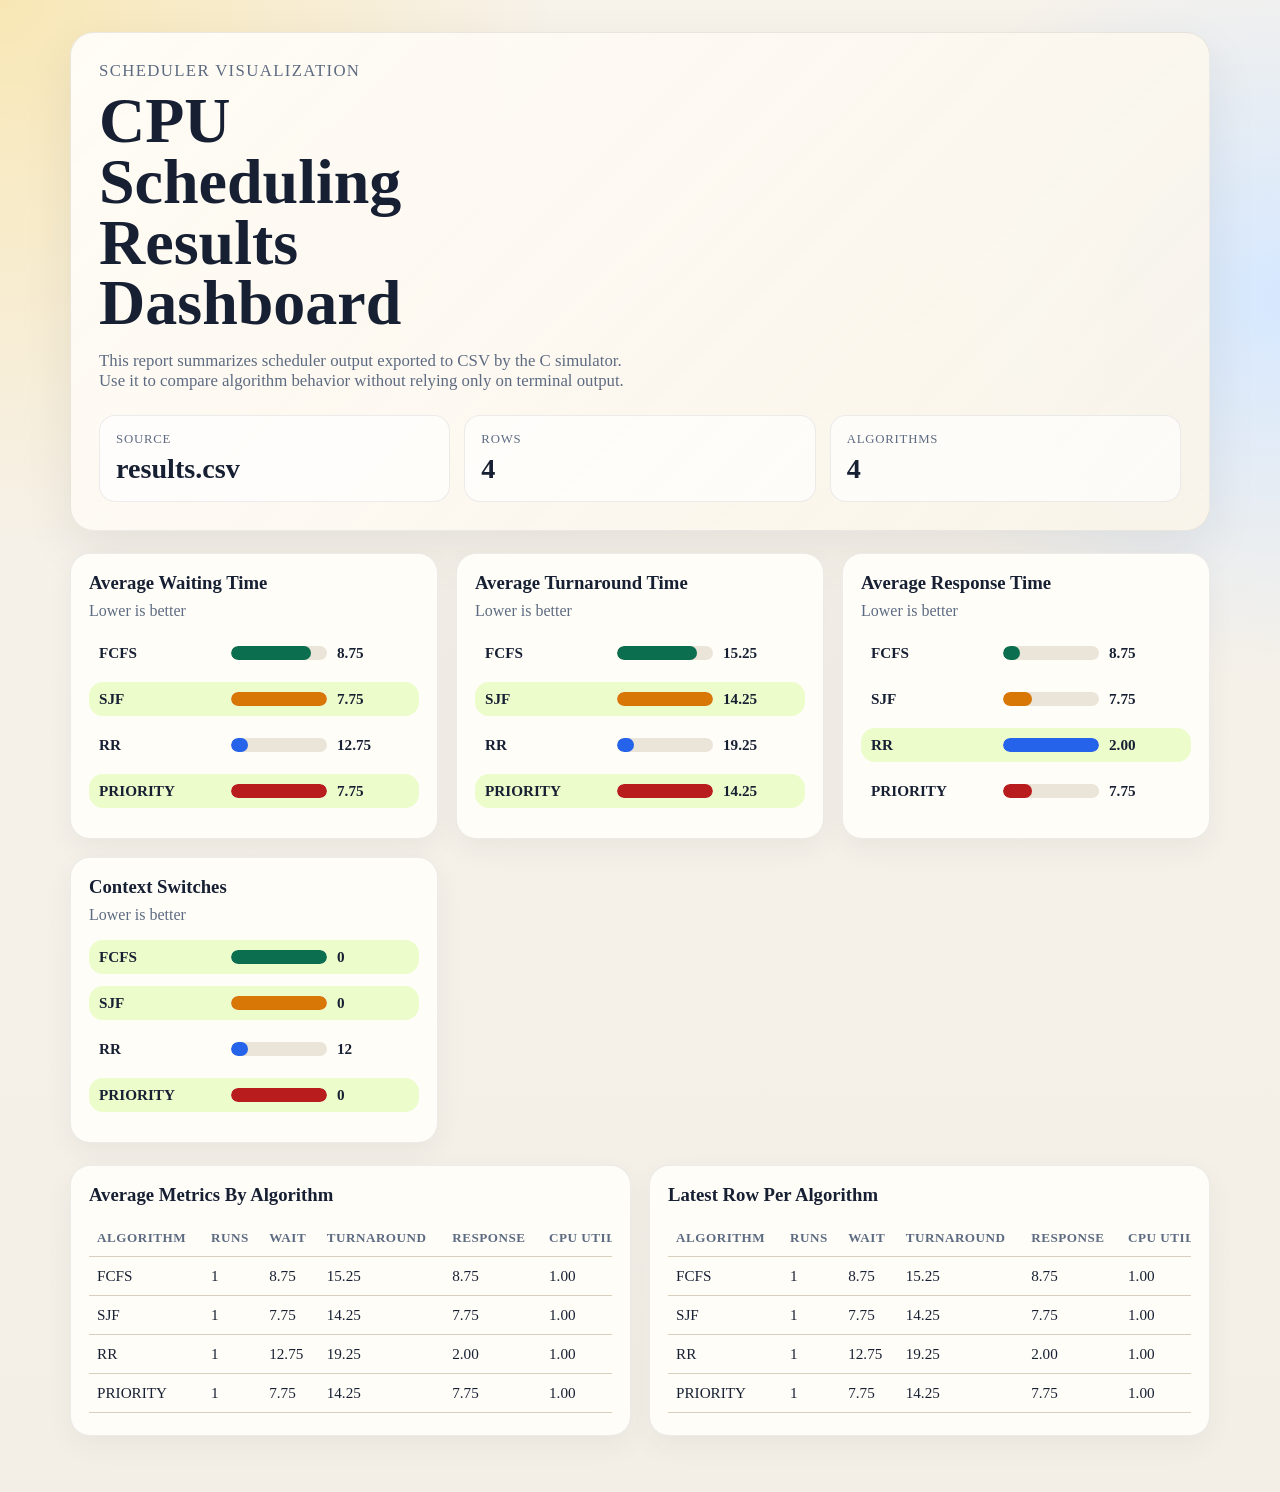
<file: results.html>
<!DOCTYPE html>
<html lang="en">
<head>
  <meta charset="utf-8">
  <meta name="viewport" content="width=device-width, initial-scale=1">
  <title>CPU Scheduler Dashboard</title>
  <style>
    :root {
      --bg: #f4efe6;
      --paper: #fffdf8;
      --ink: #172033;
      --muted: #5d6b82;
      --line: #d8cfbf;
      --accent: #172033;
      --winner: #ecfccb;
    }
    * { box-sizing: border-box; }
    body {
      margin: 0;
      font-family: Georgia, "Times New Roman", serif;
      color: var(--ink);
      background:
        radial-gradient(circle at top left, #f8e7b5 0, transparent 28%),
        radial-gradient(circle at right 20%, #d6e8ff 0, transparent 22%),
        linear-gradient(180deg, #f7f2ea 0%, var(--bg) 100%);
    }
    .page {
      max-width: 1180px;
      margin: 0 auto;
      padding: 32px 20px 56px;
    }
    .hero {
      background: linear-gradient(135deg, rgba(255,253,248,0.95), rgba(250,244,232,0.88));
      border: 1px solid rgba(23,32,51,0.08);
      border-radius: 24px;
      padding: 28px;
      box-shadow: 0 18px 50px rgba(23,32,51,0.08);
    }
    .eyebrow {
      margin: 0 0 10px;
      color: #8a5a10;
      font-size: 0.85rem;
      letter-spacing: 0.08em;
      text-transform: uppercase;
    }
    h1, h2, h3 {
      margin: 0;
      font-weight: 700;
    }
    h1 {
      font-size: clamp(2rem, 5vw, 4rem);
      line-height: 0.95;
      max-width: 10ch;
    }
    .hero p {
      max-width: 64ch;
      color: var(--muted);
      font-size: 1.05rem;
    }
    .stats {
      display: grid;
      grid-template-columns: repeat(auto-fit, minmax(180px, 1fr));
      gap: 14px;
      margin-top: 24px;
    }
    .stat {
      padding: 16px;
      background: rgba(255,255,255,0.65);
      border: 1px solid rgba(23,32,51,0.08);
      border-radius: 16px;
    }
    .stat-label {
      display: block;
      font-size: 0.8rem;
      text-transform: uppercase;
      letter-spacing: 0.06em;
      color: var(--muted);
      margin-bottom: 6px;
    }
    .stat-value {
      font-size: clamp(1.15rem, 2.2vw, 1.8rem);
      font-weight: 700;
      overflow-wrap: anywhere;
      word-break: break-word;
    }
    .chart-grid {
      display: grid;
      grid-template-columns: repeat(auto-fit, minmax(280px, 1fr));
      align-items: start;
      gap: 18px;
      margin-top: 22px;
    }
    .table-grid {
      display: grid;
      grid-template-columns: repeat(auto-fit, minmax(460px, 1fr));
      align-items: start;
      gap: 18px;
      margin-top: 22px;
    }
    .chart-card, .table-card {
      background: var(--paper);
      border: 1px solid rgba(23,32,51,0.08);
      border-radius: 20px;
      padding: 18px;
      box-shadow: 0 10px 28px rgba(23,32,51,0.05);
      min-width: 0;
    }
    .chart-note {
      color: var(--muted);
      margin: 8px 0 16px;
    }
    .bar-row {
      display: grid;
      grid-template-columns: 122px 1fr 72px;
      gap: 10px;
      align-items: center;
      margin: 12px 0;
      padding: 8px 10px;
      border-radius: 14px;
    }
    .bar-row.winner {
      background: var(--winner);
    }
    .bar-label, .bar-value {
      font-weight: 700;
      font-size: 0.95rem;
    }
    .bar-label {
      min-width: 0;
      white-space: nowrap;
    }
    .bar-track {
      height: 14px;
      background: #ebe4d9;
      border-radius: 999px;
      overflow: hidden;
      min-width: 0;
    }
    .bar-fill {
      height: 100%;
      border-radius: 999px;
    }
    .table-wrap {
      width: 100%;
      overflow-x: auto;
      overflow-y: hidden;
      margin-top: 14px;
      padding-bottom: 4px;
    }
    table {
      width: 100%;
      border-collapse: collapse;
      font-size: 0.95rem;
      min-width: 720px;
    }
    th, td {
      text-align: left;
      padding: 10px 8px;
      border-bottom: 1px solid var(--line);
      white-space: nowrap;
    }
    th {
      font-size: 0.82rem;
      text-transform: uppercase;
      letter-spacing: 0.04em;
      color: var(--muted);
    }
    @media (max-width: 1080px) {
      .table-grid {
        grid-template-columns: 1fr;
      }
    }
    @media (max-width: 680px) {
      .bar-row {
        grid-template-columns: 92px 1fr 58px;
      }
      .page {
        padding: 20px 14px 36px;
      }
      .chart-grid {
        grid-template-columns: 1fr;
      }
      .table-grid {
        grid-template-columns: 1fr;
      }
      .chart-card, .table-card {
        padding: 16px;
      }
    }
  </style>
</head>
<body>
  <main class="page">
    <section class="hero">
      <p class="eyebrow">Scheduler Visualization</p>
      <h1>CPU Scheduling Results Dashboard</h1>
      <p>
        This report summarizes scheduler output exported to CSV by the C simulator.
        Use it to compare algorithm behavior without relying only on terminal output.
      </p>
      <div class="stats">
        <div class="stat"><span class="stat-label">Source</span><span class="stat-value">results.csv</span></div>
        <div class="stat"><span class="stat-label">Rows</span><span class="stat-value">4</span></div>
        <div class="stat"><span class="stat-label">Algorithms</span><span class="stat-value">4</span></div>
      </div>
    </section>
    <section class="chart-grid">
      <section class="chart-card"><h3>Average Waiting Time</h3><p class="chart-note">Lower is better</p>
            <div class="bar-row">
              <div class="bar-label">FCFS</div>
              <div class="bar-track">
                <div class="bar-fill" style="width:83.60%;background:#0b6e4f;"></div>
              </div>
              <div class="bar-value">8.75</div>
            </div>
            
            <div class="bar-row winner">
              <div class="bar-label">SJF</div>
              <div class="bar-track">
                <div class="bar-fill" style="width:100.00%;background:#d97706;"></div>
              </div>
              <div class="bar-value">7.75</div>
            </div>
            
            <div class="bar-row">
              <div class="bar-label">RR</div>
              <div class="bar-track">
                <div class="bar-fill" style="width:18.00%;background:#2563eb;"></div>
              </div>
              <div class="bar-value">12.75</div>
            </div>
            
            <div class="bar-row winner">
              <div class="bar-label">PRIORITY</div>
              <div class="bar-track">
                <div class="bar-fill" style="width:100.00%;background:#b91c1c;"></div>
              </div>
              <div class="bar-value">7.75</div>
            </div>
            </section><section class="chart-card"><h3>Average Turnaround Time</h3><p class="chart-note">Lower is better</p>
            <div class="bar-row">
              <div class="bar-label">FCFS</div>
              <div class="bar-track">
                <div class="bar-fill" style="width:83.60%;background:#0b6e4f;"></div>
              </div>
              <div class="bar-value">15.25</div>
            </div>
            
            <div class="bar-row winner">
              <div class="bar-label">SJF</div>
              <div class="bar-track">
                <div class="bar-fill" style="width:100.00%;background:#d97706;"></div>
              </div>
              <div class="bar-value">14.25</div>
            </div>
            
            <div class="bar-row">
              <div class="bar-label">RR</div>
              <div class="bar-track">
                <div class="bar-fill" style="width:18.00%;background:#2563eb;"></div>
              </div>
              <div class="bar-value">19.25</div>
            </div>
            
            <div class="bar-row winner">
              <div class="bar-label">PRIORITY</div>
              <div class="bar-track">
                <div class="bar-fill" style="width:100.00%;background:#b91c1c;"></div>
              </div>
              <div class="bar-value">14.25</div>
            </div>
            </section><section class="chart-card"><h3>Average Response Time</h3><p class="chart-note">Lower is better</p>
            <div class="bar-row">
              <div class="bar-label">FCFS</div>
              <div class="bar-track">
                <div class="bar-fill" style="width:18.00%;background:#0b6e4f;"></div>
              </div>
              <div class="bar-value">8.75</div>
            </div>
            
            <div class="bar-row">
              <div class="bar-label">SJF</div>
              <div class="bar-track">
                <div class="bar-fill" style="width:30.15%;background:#d97706;"></div>
              </div>
              <div class="bar-value">7.75</div>
            </div>
            
            <div class="bar-row winner">
              <div class="bar-label">RR</div>
              <div class="bar-track">
                <div class="bar-fill" style="width:100.00%;background:#2563eb;"></div>
              </div>
              <div class="bar-value">2.00</div>
            </div>
            
            <div class="bar-row">
              <div class="bar-label">PRIORITY</div>
              <div class="bar-track">
                <div class="bar-fill" style="width:30.15%;background:#b91c1c;"></div>
              </div>
              <div class="bar-value">7.75</div>
            </div>
            </section><section class="chart-card"><h3>Context Switches</h3><p class="chart-note">Lower is better</p>
            <div class="bar-row winner">
              <div class="bar-label">FCFS</div>
              <div class="bar-track">
                <div class="bar-fill" style="width:100.00%;background:#0b6e4f;"></div>
              </div>
              <div class="bar-value">0</div>
            </div>
            
            <div class="bar-row winner">
              <div class="bar-label">SJF</div>
              <div class="bar-track">
                <div class="bar-fill" style="width:100.00%;background:#d97706;"></div>
              </div>
              <div class="bar-value">0</div>
            </div>
            
            <div class="bar-row">
              <div class="bar-label">RR</div>
              <div class="bar-track">
                <div class="bar-fill" style="width:18.00%;background:#2563eb;"></div>
              </div>
              <div class="bar-value">12</div>
            </div>
            
            <div class="bar-row winner">
              <div class="bar-label">PRIORITY</div>
              <div class="bar-track">
                <div class="bar-fill" style="width:100.00%;background:#b91c1c;"></div>
              </div>
              <div class="bar-value">0</div>
            </div>
            </section>
    </section>
    <section class="table-grid">
      <section class="table-card"><h3>Average Metrics By Algorithm</h3><div class="table-wrap"><table><tr><th>Algorithm</th><th>Runs</th><th>Wait</th><th>Turnaround</th><th>Response</th><th>CPU Util.</th><th>Throughput</th><th>Ctx</th></tr><tr><td>FCFS</td><td>1</td><td>8.75</td><td>15.25</td><td>8.75</td><td>1.00</td><td>0.15</td><td>0</td></tr><tr><td>SJF</td><td>1</td><td>7.75</td><td>14.25</td><td>7.75</td><td>1.00</td><td>0.15</td><td>0</td></tr><tr><td>RR</td><td>1</td><td>12.75</td><td>19.25</td><td>2.00</td><td>1.00</td><td>0.15</td><td>12</td></tr><tr><td>PRIORITY</td><td>1</td><td>7.75</td><td>14.25</td><td>7.75</td><td>1.00</td><td>0.15</td><td>0</td></tr></table></div></section>
      <section class="table-card"><h3>Latest Row Per Algorithm</h3><div class="table-wrap"><table><tr><th>Algorithm</th><th>Runs</th><th>Wait</th><th>Turnaround</th><th>Response</th><th>CPU Util.</th><th>Throughput</th><th>Ctx</th></tr><tr><td>FCFS</td><td>1</td><td>8.75</td><td>15.25</td><td>8.75</td><td>1.00</td><td>0.15</td><td>0</td></tr><tr><td>SJF</td><td>1</td><td>7.75</td><td>14.25</td><td>7.75</td><td>1.00</td><td>0.15</td><td>0</td></tr><tr><td>RR</td><td>1</td><td>12.75</td><td>19.25</td><td>2.00</td><td>1.00</td><td>0.15</td><td>12</td></tr><tr><td>PRIORITY</td><td>1</td><td>7.75</td><td>14.25</td><td>7.75</td><td>1.00</td><td>0.15</td><td>0</td></tr></table></div></section>
    </section>
  </main>
</body>
</html>
</file>
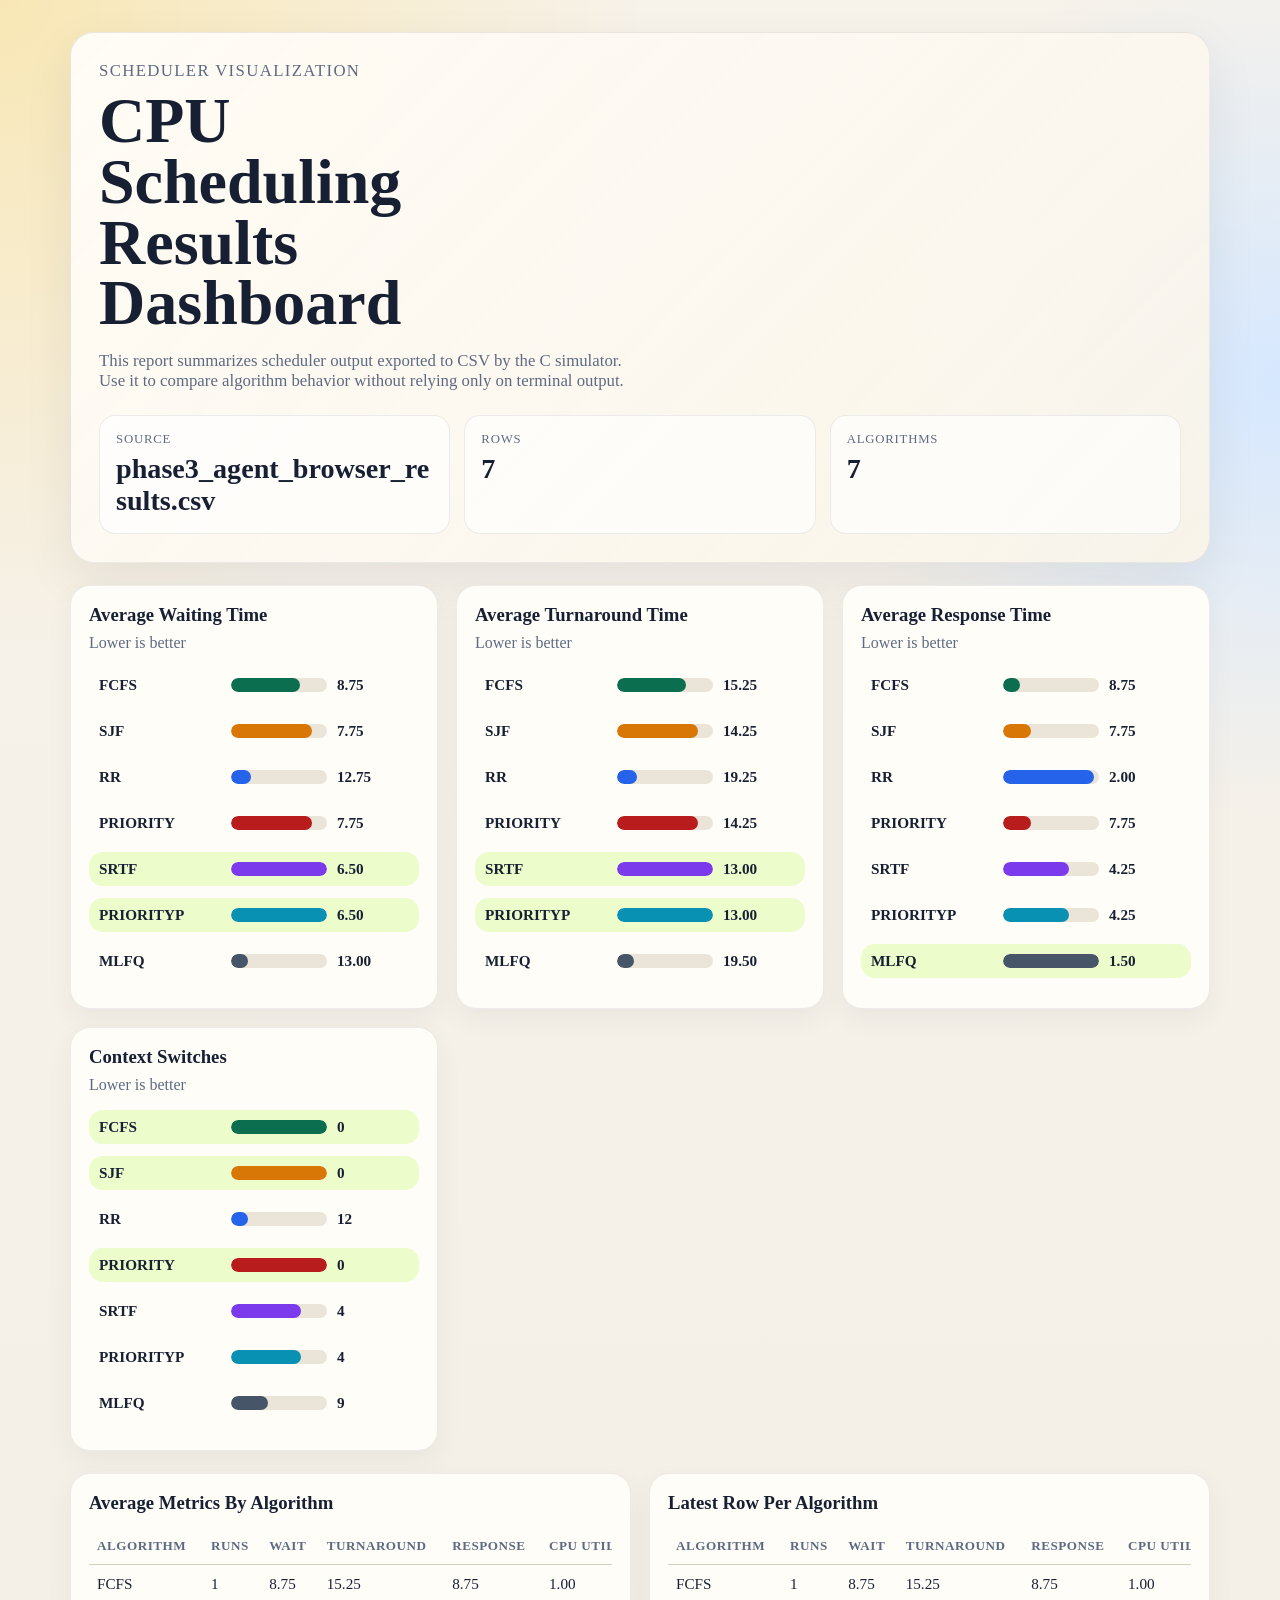
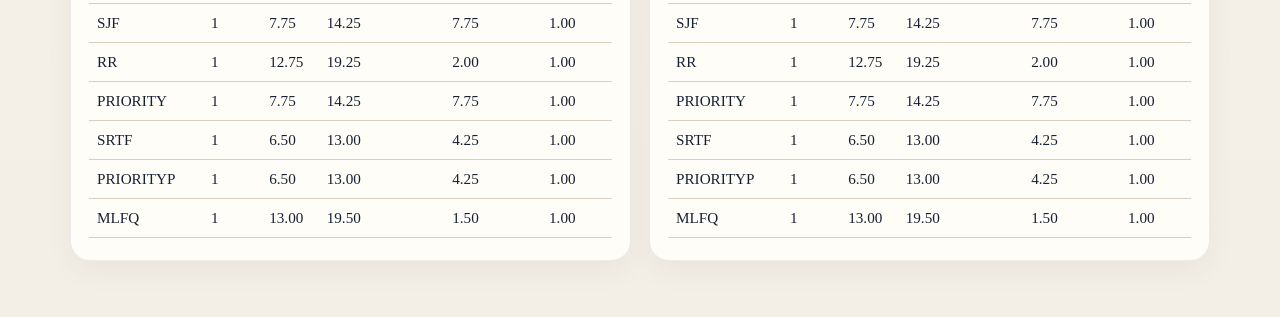
<file: reports/assets/phase3_agent_browser_results.html>
<!DOCTYPE html>
<html lang="en">
<head>
  <meta charset="utf-8">
  <meta name="viewport" content="width=device-width, initial-scale=1">
  <title>CPU Scheduler Dashboard</title>
  <style>
    :root {
      --bg: #f4efe6;
      --paper: #fffdf8;
      --ink: #172033;
      --muted: #5d6b82;
      --line: #d8cfbf;
      --accent: #172033;
      --winner: #ecfccb;
    }
    * { box-sizing: border-box; }
    body {
      margin: 0;
      font-family: Georgia, "Times New Roman", serif;
      color: var(--ink);
      background:
        radial-gradient(circle at top left, #f8e7b5 0, transparent 28%),
        radial-gradient(circle at right 20%, #d6e8ff 0, transparent 22%),
        linear-gradient(180deg, #f7f2ea 0%, var(--bg) 100%);
    }
    .page {
      max-width: 1180px;
      margin: 0 auto;
      padding: 32px 20px 56px;
    }
    .hero {
      background: linear-gradient(135deg, rgba(255,253,248,0.95), rgba(250,244,232,0.88));
      border: 1px solid rgba(23,32,51,0.08);
      border-radius: 24px;
      padding: 28px;
      box-shadow: 0 18px 50px rgba(23,32,51,0.08);
    }
    .eyebrow {
      margin: 0 0 10px;
      color: #8a5a10;
      font-size: 0.85rem;
      letter-spacing: 0.08em;
      text-transform: uppercase;
    }
    h1, h2, h3 {
      margin: 0;
      font-weight: 700;
    }
    h1 {
      font-size: clamp(2rem, 5vw, 4rem);
      line-height: 0.95;
      max-width: 10ch;
    }
    .hero p {
      max-width: 64ch;
      color: var(--muted);
      font-size: 1.05rem;
    }
    .stats {
      display: grid;
      grid-template-columns: repeat(auto-fit, minmax(180px, 1fr));
      gap: 14px;
      margin-top: 24px;
    }
    .stat {
      padding: 16px;
      background: rgba(255,255,255,0.65);
      border: 1px solid rgba(23,32,51,0.08);
      border-radius: 16px;
    }
    .stat-label {
      display: block;
      font-size: 0.8rem;
      text-transform: uppercase;
      letter-spacing: 0.06em;
      color: var(--muted);
      margin-bottom: 6px;
    }
    .stat-value {
      font-size: clamp(1.15rem, 2.2vw, 1.8rem);
      font-weight: 700;
      overflow-wrap: anywhere;
      word-break: break-word;
    }
    .chart-grid {
      display: grid;
      grid-template-columns: repeat(auto-fit, minmax(280px, 1fr));
      align-items: start;
      gap: 18px;
      margin-top: 22px;
    }
    .table-grid {
      display: grid;
      grid-template-columns: repeat(auto-fit, minmax(460px, 1fr));
      align-items: start;
      gap: 18px;
      margin-top: 22px;
    }
    .chart-card, .table-card {
      background: var(--paper);
      border: 1px solid rgba(23,32,51,0.08);
      border-radius: 20px;
      padding: 18px;
      box-shadow: 0 10px 28px rgba(23,32,51,0.05);
      min-width: 0;
    }
    .chart-note {
      color: var(--muted);
      margin: 8px 0 16px;
    }
    .bar-row {
      display: grid;
      grid-template-columns: 122px 1fr 72px;
      gap: 10px;
      align-items: center;
      margin: 12px 0;
      padding: 8px 10px;
      border-radius: 14px;
    }
    .bar-row.winner {
      background: var(--winner);
    }
    .bar-label, .bar-value {
      font-weight: 700;
      font-size: 0.95rem;
    }
    .bar-label {
      min-width: 0;
      white-space: nowrap;
    }
    .bar-track {
      height: 14px;
      background: #ebe4d9;
      border-radius: 999px;
      overflow: hidden;
      min-width: 0;
    }
    .bar-fill {
      height: 100%;
      border-radius: 999px;
    }
    .table-wrap {
      width: 100%;
      overflow-x: auto;
      overflow-y: hidden;
      margin-top: 14px;
      padding-bottom: 4px;
    }
    table {
      width: 100%;
      border-collapse: collapse;
      font-size: 0.95rem;
      min-width: 720px;
    }
    th, td {
      text-align: left;
      padding: 10px 8px;
      border-bottom: 1px solid var(--line);
      white-space: nowrap;
    }
    th {
      font-size: 0.82rem;
      text-transform: uppercase;
      letter-spacing: 0.04em;
      color: var(--muted);
    }
    @media (max-width: 1080px) {
      .table-grid {
        grid-template-columns: 1fr;
      }
    }
    @media (max-width: 680px) {
      .bar-row {
        grid-template-columns: 92px 1fr 58px;
      }
      .page {
        padding: 20px 14px 36px;
      }
      .chart-grid {
        grid-template-columns: 1fr;
      }
      .table-grid {
        grid-template-columns: 1fr;
      }
      .chart-card, .table-card {
        padding: 16px;
      }
    }
  </style>
</head>
<body>
  <main class="page">
    <section class="hero">
      <p class="eyebrow">Scheduler Visualization</p>
      <h1>CPU Scheduling Results Dashboard</h1>
      <p>
        This report summarizes scheduler output exported to CSV by the C simulator.
        Use it to compare algorithm behavior without relying only on terminal output.
      </p>
      <div class="stats">
        <div class="stat"><span class="stat-label">Source</span><span class="stat-value">phase3_agent_browser_results.csv</span></div>
        <div class="stat"><span class="stat-label">Rows</span><span class="stat-value">7</span></div>
        <div class="stat"><span class="stat-label">Algorithms</span><span class="stat-value">7</span></div>
      </div>
    </section>
    <section class="chart-grid">
      <section class="chart-card"><h3>Average Waiting Time</h3><p class="chart-note">Lower is better</p>
            <div class="bar-row">
              <div class="bar-label">FCFS</div>
              <div class="bar-track">
                <div class="bar-fill" style="width:71.62%;background:#0b6e4f;"></div>
              </div>
              <div class="bar-value">8.75</div>
            </div>

            <div class="bar-row">
              <div class="bar-label">SJF</div>
              <div class="bar-track">
                <div class="bar-fill" style="width:84.23%;background:#d97706;"></div>
              </div>
              <div class="bar-value">7.75</div>
            </div>

            <div class="bar-row">
              <div class="bar-label">RR</div>
              <div class="bar-track">
                <div class="bar-fill" style="width:21.15%;background:#2563eb;"></div>
              </div>
              <div class="bar-value">12.75</div>
            </div>

            <div class="bar-row">
              <div class="bar-label">PRIORITY</div>
              <div class="bar-track">
                <div class="bar-fill" style="width:84.23%;background:#b91c1c;"></div>
              </div>
              <div class="bar-value">7.75</div>
            </div>

            <div class="bar-row winner">
              <div class="bar-label">SRTF</div>
              <div class="bar-track">
                <div class="bar-fill" style="width:100.00%;background:#7c3aed;"></div>
              </div>
              <div class="bar-value">6.50</div>
            </div>

            <div class="bar-row winner">
              <div class="bar-label">PRIORITYP</div>
              <div class="bar-track">
                <div class="bar-fill" style="width:100.00%;background:#0891b2;"></div>
              </div>
              <div class="bar-value">6.50</div>
            </div>

            <div class="bar-row">
              <div class="bar-label">MLFQ</div>
              <div class="bar-track">
                <div class="bar-fill" style="width:18.00%;background:#475569;"></div>
              </div>
              <div class="bar-value">13.00</div>
            </div>
            </section><section class="chart-card"><h3>Average Turnaround Time</h3><p class="chart-note">Lower is better</p>
            <div class="bar-row">
              <div class="bar-label">FCFS</div>
              <div class="bar-track">
                <div class="bar-fill" style="width:71.62%;background:#0b6e4f;"></div>
              </div>
              <div class="bar-value">15.25</div>
            </div>

            <div class="bar-row">
              <div class="bar-label">SJF</div>
              <div class="bar-track">
                <div class="bar-fill" style="width:84.23%;background:#d97706;"></div>
              </div>
              <div class="bar-value">14.25</div>
            </div>

            <div class="bar-row">
              <div class="bar-label">RR</div>
              <div class="bar-track">
                <div class="bar-fill" style="width:21.15%;background:#2563eb;"></div>
              </div>
              <div class="bar-value">19.25</div>
            </div>

            <div class="bar-row">
              <div class="bar-label">PRIORITY</div>
              <div class="bar-track">
                <div class="bar-fill" style="width:84.23%;background:#b91c1c;"></div>
              </div>
              <div class="bar-value">14.25</div>
            </div>

            <div class="bar-row winner">
              <div class="bar-label">SRTF</div>
              <div class="bar-track">
                <div class="bar-fill" style="width:100.00%;background:#7c3aed;"></div>
              </div>
              <div class="bar-value">13.00</div>
            </div>

            <div class="bar-row winner">
              <div class="bar-label">PRIORITYP</div>
              <div class="bar-track">
                <div class="bar-fill" style="width:100.00%;background:#0891b2;"></div>
              </div>
              <div class="bar-value">13.00</div>
            </div>

            <div class="bar-row">
              <div class="bar-label">MLFQ</div>
              <div class="bar-track">
                <div class="bar-fill" style="width:18.00%;background:#475569;"></div>
              </div>
              <div class="bar-value">19.50</div>
            </div>
            </section><section class="chart-card"><h3>Average Response Time</h3><p class="chart-note">Lower is better</p>
            <div class="bar-row">
              <div class="bar-label">FCFS</div>
              <div class="bar-track">
                <div class="bar-fill" style="width:18.00%;background:#0b6e4f;"></div>
              </div>
              <div class="bar-value">8.75</div>
            </div>

            <div class="bar-row">
              <div class="bar-label">SJF</div>
              <div class="bar-track">
                <div class="bar-fill" style="width:29.31%;background:#d97706;"></div>
              </div>
              <div class="bar-value">7.75</div>
            </div>

            <div class="bar-row">
              <div class="bar-label">RR</div>
              <div class="bar-track">
                <div class="bar-fill" style="width:94.34%;background:#2563eb;"></div>
              </div>
              <div class="bar-value">2.00</div>
            </div>

            <div class="bar-row">
              <div class="bar-label">PRIORITY</div>
              <div class="bar-track">
                <div class="bar-fill" style="width:29.31%;background:#b91c1c;"></div>
              </div>
              <div class="bar-value">7.75</div>
            </div>

            <div class="bar-row">
              <div class="bar-label">SRTF</div>
              <div class="bar-track">
                <div class="bar-fill" style="width:68.90%;background:#7c3aed;"></div>
              </div>
              <div class="bar-value">4.25</div>
            </div>

            <div class="bar-row">
              <div class="bar-label">PRIORITYP</div>
              <div class="bar-track">
                <div class="bar-fill" style="width:68.90%;background:#0891b2;"></div>
              </div>
              <div class="bar-value">4.25</div>
            </div>

            <div class="bar-row winner">
              <div class="bar-label">MLFQ</div>
              <div class="bar-track">
                <div class="bar-fill" style="width:100.00%;background:#475569;"></div>
              </div>
              <div class="bar-value">1.50</div>
            </div>
            </section><section class="chart-card"><h3>Context Switches</h3><p class="chart-note">Lower is better</p>
            <div class="bar-row winner">
              <div class="bar-label">FCFS</div>
              <div class="bar-track">
                <div class="bar-fill" style="width:100.00%;background:#0b6e4f;"></div>
              </div>
              <div class="bar-value">0</div>
            </div>

            <div class="bar-row winner">
              <div class="bar-label">SJF</div>
              <div class="bar-track">
                <div class="bar-fill" style="width:100.00%;background:#d97706;"></div>
              </div>
              <div class="bar-value">0</div>
            </div>

            <div class="bar-row">
              <div class="bar-label">RR</div>
              <div class="bar-track">
                <div class="bar-fill" style="width:18.00%;background:#2563eb;"></div>
              </div>
              <div class="bar-value">12</div>
            </div>

            <div class="bar-row winner">
              <div class="bar-label">PRIORITY</div>
              <div class="bar-track">
                <div class="bar-fill" style="width:100.00%;background:#b91c1c;"></div>
              </div>
              <div class="bar-value">0</div>
            </div>

            <div class="bar-row">
              <div class="bar-label">SRTF</div>
              <div class="bar-track">
                <div class="bar-fill" style="width:72.67%;background:#7c3aed;"></div>
              </div>
              <div class="bar-value">4</div>
            </div>

            <div class="bar-row">
              <div class="bar-label">PRIORITYP</div>
              <div class="bar-track">
                <div class="bar-fill" style="width:72.67%;background:#0891b2;"></div>
              </div>
              <div class="bar-value">4</div>
            </div>

            <div class="bar-row">
              <div class="bar-label">MLFQ</div>
              <div class="bar-track">
                <div class="bar-fill" style="width:38.50%;background:#475569;"></div>
              </div>
              <div class="bar-value">9</div>
            </div>
            </section>
    </section>
    <section class="table-grid">
      <section class="table-card"><h3>Average Metrics By Algorithm</h3><div class="table-wrap"><table><tr><th>Algorithm</th><th>Runs</th><th>Wait</th><th>Turnaround</th><th>Response</th><th>CPU Util.</th><th>Throughput</th><th>Ctx</th></tr><tr><td>FCFS</td><td>1</td><td>8.75</td><td>15.25</td><td>8.75</td><td>1.00</td><td>0.15</td><td>0</td></tr><tr><td>SJF</td><td>1</td><td>7.75</td><td>14.25</td><td>7.75</td><td>1.00</td><td>0.15</td><td>0</td></tr><tr><td>RR</td><td>1</td><td>12.75</td><td>19.25</td><td>2.00</td><td>1.00</td><td>0.15</td><td>12</td></tr><tr><td>PRIORITY</td><td>1</td><td>7.75</td><td>14.25</td><td>7.75</td><td>1.00</td><td>0.15</td><td>0</td></tr><tr><td>SRTF</td><td>1</td><td>6.50</td><td>13.00</td><td>4.25</td><td>1.00</td><td>0.15</td><td>4</td></tr><tr><td>PRIORITYP</td><td>1</td><td>6.50</td><td>13.00</td><td>4.25</td><td>1.00</td><td>0.15</td><td>4</td></tr><tr><td>MLFQ</td><td>1</td><td>13.00</td><td>19.50</td><td>1.50</td><td>1.00</td><td>0.15</td><td>9</td></tr></table></div></section>
      <section class="table-card"><h3>Latest Row Per Algorithm</h3><div class="table-wrap"><table><tr><th>Algorithm</th><th>Runs</th><th>Wait</th><th>Turnaround</th><th>Response</th><th>CPU Util.</th><th>Throughput</th><th>Ctx</th></tr><tr><td>FCFS</td><td>1</td><td>8.75</td><td>15.25</td><td>8.75</td><td>1.00</td><td>0.15</td><td>0</td></tr><tr><td>SJF</td><td>1</td><td>7.75</td><td>14.25</td><td>7.75</td><td>1.00</td><td>0.15</td><td>0</td></tr><tr><td>RR</td><td>1</td><td>12.75</td><td>19.25</td><td>2.00</td><td>1.00</td><td>0.15</td><td>12</td></tr><tr><td>PRIORITY</td><td>1</td><td>7.75</td><td>14.25</td><td>7.75</td><td>1.00</td><td>0.15</td><td>0</td></tr><tr><td>SRTF</td><td>1</td><td>6.50</td><td>13.00</td><td>4.25</td><td>1.00</td><td>0.15</td><td>4</td></tr><tr><td>PRIORITYP</td><td>1</td><td>6.50</td><td>13.00</td><td>4.25</td><td>1.00</td><td>0.15</td><td>4</td></tr><tr><td>MLFQ</td><td>1</td><td>13.00</td><td>19.50</td><td>1.50</td><td>1.00</td><td>0.15</td><td>9</td></tr></table></div></section>
    </section>
  </main>
</body>
</html>
</file>
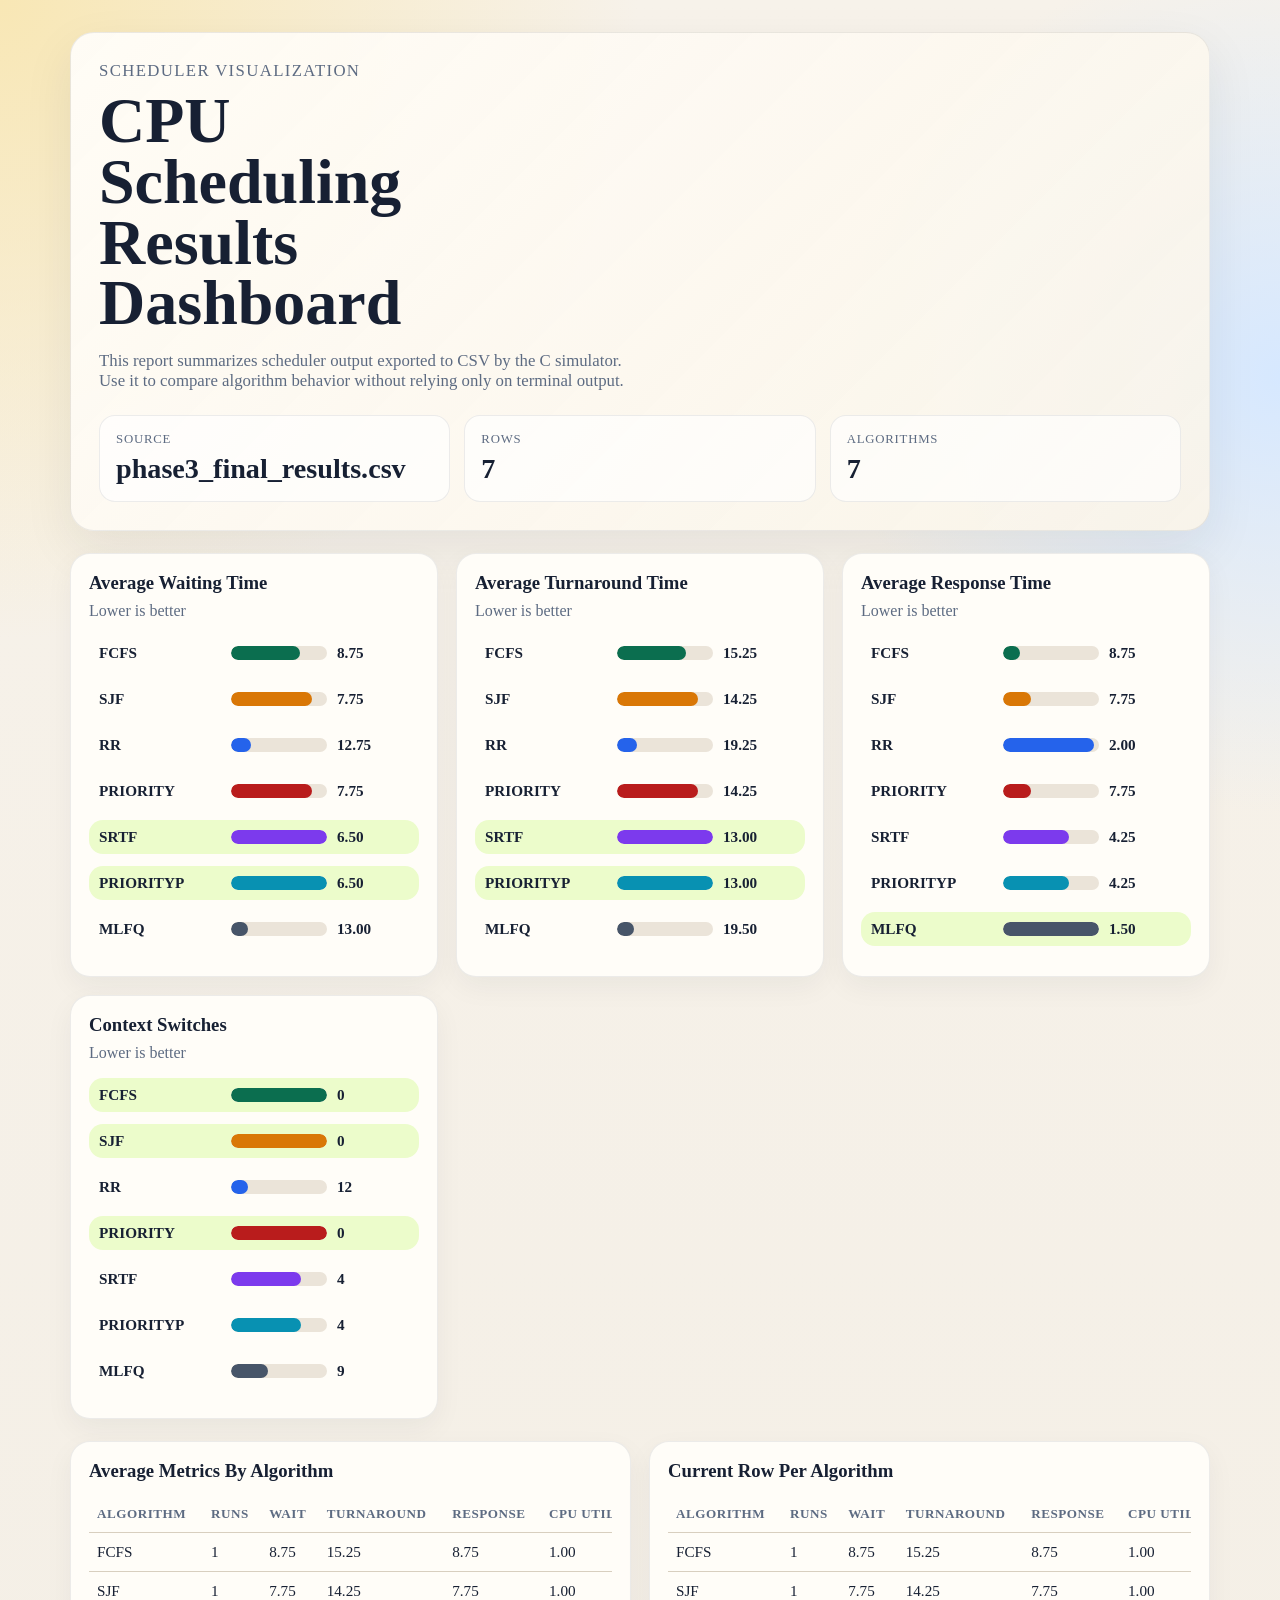
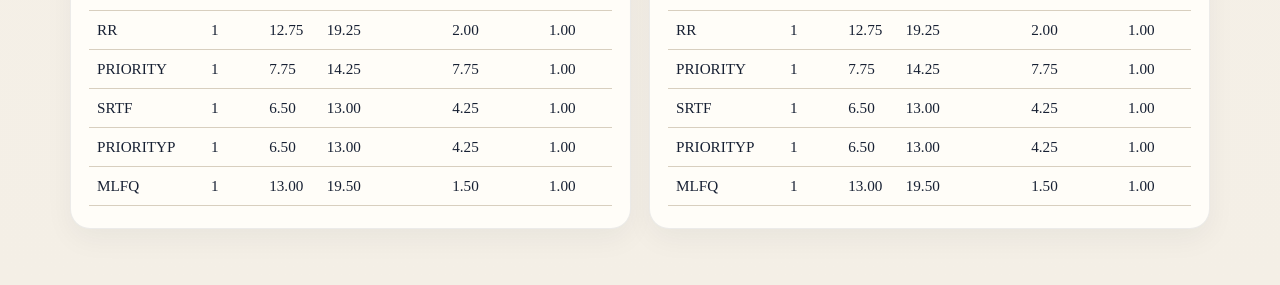
<file: reports/assets/phase3_final_results.html>
<!DOCTYPE html>
<html lang="en">
<head>
  <meta charset="utf-8">
  <meta name="viewport" content="width=device-width, initial-scale=1">
  <title>CPU Scheduler Dashboard</title>
  <style>
    :root {
      --bg: #f4efe6;
      --paper: #fffdf8;
      --ink: #172033;
      --muted: #5d6b82;
      --line: #d8cfbf;
      --accent: #172033;
      --winner: #ecfccb;
    }
    * { box-sizing: border-box; }
    body {
      margin: 0;
      font-family: Georgia, "Times New Roman", serif;
      color: var(--ink);
      background:
        radial-gradient(circle at top left, #f8e7b5 0, transparent 28%),
        radial-gradient(circle at right 20%, #d6e8ff 0, transparent 22%),
        linear-gradient(180deg, #f7f2ea 0%, var(--bg) 100%);
    }
    .page {
      max-width: 1180px;
      margin: 0 auto;
      padding: 32px 20px 56px;
    }
    .hero {
      background: linear-gradient(135deg, rgba(255,253,248,0.95), rgba(250,244,232,0.88));
      border: 1px solid rgba(23,32,51,0.08);
      border-radius: 24px;
      padding: 28px;
      box-shadow: 0 18px 50px rgba(23,32,51,0.08);
    }
    .eyebrow {
      margin: 0 0 10px;
      color: #8a5a10;
      font-size: 0.85rem;
      letter-spacing: 0.08em;
      text-transform: uppercase;
    }
    h1, h2, h3 {
      margin: 0;
      font-weight: 700;
    }
    h1 {
      font-size: clamp(2rem, 5vw, 4rem);
      line-height: 0.95;
      max-width: 10ch;
    }
    .hero p {
      max-width: 64ch;
      color: var(--muted);
      font-size: 1.05rem;
    }
    .stats {
      display: grid;
      grid-template-columns: repeat(auto-fit, minmax(180px, 1fr));
      gap: 14px;
      margin-top: 24px;
    }
    .stat {
      padding: 16px;
      background: rgba(255,255,255,0.65);
      border: 1px solid rgba(23,32,51,0.08);
      border-radius: 16px;
    }
    .stat-label {
      display: block;
      font-size: 0.8rem;
      text-transform: uppercase;
      letter-spacing: 0.06em;
      color: var(--muted);
      margin-bottom: 6px;
    }
    .stat-value {
      font-size: clamp(1.15rem, 2.2vw, 1.8rem);
      font-weight: 700;
      overflow-wrap: anywhere;
      word-break: break-word;
    }
    .chart-grid {
      display: grid;
      grid-template-columns: repeat(auto-fit, minmax(280px, 1fr));
      align-items: start;
      gap: 18px;
      margin-top: 22px;
    }
    .table-grid {
      display: grid;
      grid-template-columns: repeat(auto-fit, minmax(460px, 1fr));
      align-items: start;
      gap: 18px;
      margin-top: 22px;
    }
    .chart-card, .table-card {
      background: var(--paper);
      border: 1px solid rgba(23,32,51,0.08);
      border-radius: 20px;
      padding: 18px;
      box-shadow: 0 10px 28px rgba(23,32,51,0.05);
      min-width: 0;
    }
    .chart-note {
      color: var(--muted);
      margin: 8px 0 16px;
    }
    .bar-row {
      display: grid;
      grid-template-columns: 122px 1fr 72px;
      gap: 10px;
      align-items: center;
      margin: 12px 0;
      padding: 8px 10px;
      border-radius: 14px;
    }
    .bar-row.winner {
      background: var(--winner);
    }
    .bar-label, .bar-value {
      font-weight: 700;
      font-size: 0.95rem;
    }
    .bar-label {
      min-width: 0;
      white-space: nowrap;
    }
    .bar-track {
      height: 14px;
      background: #ebe4d9;
      border-radius: 999px;
      overflow: hidden;
      min-width: 0;
    }
    .bar-fill {
      height: 100%;
      border-radius: 999px;
    }
    .table-wrap {
      width: 100%;
      overflow-x: auto;
      overflow-y: hidden;
      margin-top: 14px;
      padding-bottom: 4px;
    }
    table {
      width: 100%;
      border-collapse: collapse;
      font-size: 0.95rem;
      min-width: 720px;
    }
    th, td {
      text-align: left;
      padding: 10px 8px;
      border-bottom: 1px solid var(--line);
      white-space: nowrap;
    }
    th {
      font-size: 0.82rem;
      text-transform: uppercase;
      letter-spacing: 0.04em;
      color: var(--muted);
    }
    @media (max-width: 1080px) {
      .table-grid {
        grid-template-columns: 1fr;
      }
    }
    @media (max-width: 680px) {
      .bar-row {
        grid-template-columns: 92px 1fr 58px;
      }
      .page {
        padding: 20px 14px 36px;
      }
      .chart-grid {
        grid-template-columns: 1fr;
      }
      .table-grid {
        grid-template-columns: 1fr;
      }
      .chart-card, .table-card {
        padding: 16px;
      }
    }
  </style>
</head>
<body>
  <main class="page">
    <section class="hero">
      <p class="eyebrow">Scheduler Visualization</p>
      <h1>CPU Scheduling Results Dashboard</h1>
      <p>
        This report summarizes scheduler output exported to CSV by the C simulator.
        Use it to compare algorithm behavior without relying only on terminal output.
      </p>
      <div class="stats">
        <div class="stat"><span class="stat-label">Source</span><span class="stat-value">phase3_final_results.csv</span></div>
        <div class="stat"><span class="stat-label">Rows</span><span class="stat-value">7</span></div>
        <div class="stat"><span class="stat-label">Algorithms</span><span class="stat-value">7</span></div>
      </div>
    </section>
    <section class="chart-grid">
      <section class="chart-card"><h3>Average Waiting Time</h3><p class="chart-note">Lower is better</p>
            <div class="bar-row">
              <div class="bar-label">FCFS</div>
              <div class="bar-track">
                <div class="bar-fill" style="width:71.62%;background:#0b6e4f;"></div>
              </div>
              <div class="bar-value">8.75</div>
            </div>

            <div class="bar-row">
              <div class="bar-label">SJF</div>
              <div class="bar-track">
                <div class="bar-fill" style="width:84.23%;background:#d97706;"></div>
              </div>
              <div class="bar-value">7.75</div>
            </div>

            <div class="bar-row">
              <div class="bar-label">RR</div>
              <div class="bar-track">
                <div class="bar-fill" style="width:21.15%;background:#2563eb;"></div>
              </div>
              <div class="bar-value">12.75</div>
            </div>

            <div class="bar-row">
              <div class="bar-label">PRIORITY</div>
              <div class="bar-track">
                <div class="bar-fill" style="width:84.23%;background:#b91c1c;"></div>
              </div>
              <div class="bar-value">7.75</div>
            </div>

            <div class="bar-row winner">
              <div class="bar-label">SRTF</div>
              <div class="bar-track">
                <div class="bar-fill" style="width:100.00%;background:#7c3aed;"></div>
              </div>
              <div class="bar-value">6.50</div>
            </div>

            <div class="bar-row winner">
              <div class="bar-label">PRIORITYP</div>
              <div class="bar-track">
                <div class="bar-fill" style="width:100.00%;background:#0891b2;"></div>
              </div>
              <div class="bar-value">6.50</div>
            </div>

            <div class="bar-row">
              <div class="bar-label">MLFQ</div>
              <div class="bar-track">
                <div class="bar-fill" style="width:18.00%;background:#475569;"></div>
              </div>
              <div class="bar-value">13.00</div>
            </div>
            </section><section class="chart-card"><h3>Average Turnaround Time</h3><p class="chart-note">Lower is better</p>
            <div class="bar-row">
              <div class="bar-label">FCFS</div>
              <div class="bar-track">
                <div class="bar-fill" style="width:71.62%;background:#0b6e4f;"></div>
              </div>
              <div class="bar-value">15.25</div>
            </div>

            <div class="bar-row">
              <div class="bar-label">SJF</div>
              <div class="bar-track">
                <div class="bar-fill" style="width:84.23%;background:#d97706;"></div>
              </div>
              <div class="bar-value">14.25</div>
            </div>

            <div class="bar-row">
              <div class="bar-label">RR</div>
              <div class="bar-track">
                <div class="bar-fill" style="width:21.15%;background:#2563eb;"></div>
              </div>
              <div class="bar-value">19.25</div>
            </div>

            <div class="bar-row">
              <div class="bar-label">PRIORITY</div>
              <div class="bar-track">
                <div class="bar-fill" style="width:84.23%;background:#b91c1c;"></div>
              </div>
              <div class="bar-value">14.25</div>
            </div>

            <div class="bar-row winner">
              <div class="bar-label">SRTF</div>
              <div class="bar-track">
                <div class="bar-fill" style="width:100.00%;background:#7c3aed;"></div>
              </div>
              <div class="bar-value">13.00</div>
            </div>

            <div class="bar-row winner">
              <div class="bar-label">PRIORITYP</div>
              <div class="bar-track">
                <div class="bar-fill" style="width:100.00%;background:#0891b2;"></div>
              </div>
              <div class="bar-value">13.00</div>
            </div>

            <div class="bar-row">
              <div class="bar-label">MLFQ</div>
              <div class="bar-track">
                <div class="bar-fill" style="width:18.00%;background:#475569;"></div>
              </div>
              <div class="bar-value">19.50</div>
            </div>
            </section><section class="chart-card"><h3>Average Response Time</h3><p class="chart-note">Lower is better</p>
            <div class="bar-row">
              <div class="bar-label">FCFS</div>
              <div class="bar-track">
                <div class="bar-fill" style="width:18.00%;background:#0b6e4f;"></div>
              </div>
              <div class="bar-value">8.75</div>
            </div>

            <div class="bar-row">
              <div class="bar-label">SJF</div>
              <div class="bar-track">
                <div class="bar-fill" style="width:29.31%;background:#d97706;"></div>
              </div>
              <div class="bar-value">7.75</div>
            </div>

            <div class="bar-row">
              <div class="bar-label">RR</div>
              <div class="bar-track">
                <div class="bar-fill" style="width:94.34%;background:#2563eb;"></div>
              </div>
              <div class="bar-value">2.00</div>
            </div>

            <div class="bar-row">
              <div class="bar-label">PRIORITY</div>
              <div class="bar-track">
                <div class="bar-fill" style="width:29.31%;background:#b91c1c;"></div>
              </div>
              <div class="bar-value">7.75</div>
            </div>

            <div class="bar-row">
              <div class="bar-label">SRTF</div>
              <div class="bar-track">
                <div class="bar-fill" style="width:68.90%;background:#7c3aed;"></div>
              </div>
              <div class="bar-value">4.25</div>
            </div>

            <div class="bar-row">
              <div class="bar-label">PRIORITYP</div>
              <div class="bar-track">
                <div class="bar-fill" style="width:68.90%;background:#0891b2;"></div>
              </div>
              <div class="bar-value">4.25</div>
            </div>

            <div class="bar-row winner">
              <div class="bar-label">MLFQ</div>
              <div class="bar-track">
                <div class="bar-fill" style="width:100.00%;background:#475569;"></div>
              </div>
              <div class="bar-value">1.50</div>
            </div>
            </section><section class="chart-card"><h3>Context Switches</h3><p class="chart-note">Lower is better</p>
            <div class="bar-row winner">
              <div class="bar-label">FCFS</div>
              <div class="bar-track">
                <div class="bar-fill" style="width:100.00%;background:#0b6e4f;"></div>
              </div>
              <div class="bar-value">0</div>
            </div>

            <div class="bar-row winner">
              <div class="bar-label">SJF</div>
              <div class="bar-track">
                <div class="bar-fill" style="width:100.00%;background:#d97706;"></div>
              </div>
              <div class="bar-value">0</div>
            </div>

            <div class="bar-row">
              <div class="bar-label">RR</div>
              <div class="bar-track">
                <div class="bar-fill" style="width:18.00%;background:#2563eb;"></div>
              </div>
              <div class="bar-value">12</div>
            </div>

            <div class="bar-row winner">
              <div class="bar-label">PRIORITY</div>
              <div class="bar-track">
                <div class="bar-fill" style="width:100.00%;background:#b91c1c;"></div>
              </div>
              <div class="bar-value">0</div>
            </div>

            <div class="bar-row">
              <div class="bar-label">SRTF</div>
              <div class="bar-track">
                <div class="bar-fill" style="width:72.67%;background:#7c3aed;"></div>
              </div>
              <div class="bar-value">4</div>
            </div>

            <div class="bar-row">
              <div class="bar-label">PRIORITYP</div>
              <div class="bar-track">
                <div class="bar-fill" style="width:72.67%;background:#0891b2;"></div>
              </div>
              <div class="bar-value">4</div>
            </div>

            <div class="bar-row">
              <div class="bar-label">MLFQ</div>
              <div class="bar-track">
                <div class="bar-fill" style="width:38.50%;background:#475569;"></div>
              </div>
              <div class="bar-value">9</div>
            </div>
            </section>
    </section>
    <section class="table-grid">
      <section class="table-card"><h3>Average Metrics By Algorithm</h3><div class="table-wrap"><table><tr><th>Algorithm</th><th>Runs</th><th>Wait</th><th>Turnaround</th><th>Response</th><th>CPU Util.</th><th>Throughput</th><th>Ctx</th></tr><tr><td>FCFS</td><td>1</td><td>8.75</td><td>15.25</td><td>8.75</td><td>1.00</td><td>0.15</td><td>0</td></tr><tr><td>SJF</td><td>1</td><td>7.75</td><td>14.25</td><td>7.75</td><td>1.00</td><td>0.15</td><td>0</td></tr><tr><td>RR</td><td>1</td><td>12.75</td><td>19.25</td><td>2.00</td><td>1.00</td><td>0.15</td><td>12</td></tr><tr><td>PRIORITY</td><td>1</td><td>7.75</td><td>14.25</td><td>7.75</td><td>1.00</td><td>0.15</td><td>0</td></tr><tr><td>SRTF</td><td>1</td><td>6.50</td><td>13.00</td><td>4.25</td><td>1.00</td><td>0.15</td><td>4</td></tr><tr><td>PRIORITYP</td><td>1</td><td>6.50</td><td>13.00</td><td>4.25</td><td>1.00</td><td>0.15</td><td>4</td></tr><tr><td>MLFQ</td><td>1</td><td>13.00</td><td>19.50</td><td>1.50</td><td>1.00</td><td>0.15</td><td>9</td></tr></table></div></section>
      <section class="table-card"><h3>Current Row Per Algorithm</h3><div class="table-wrap"><table><tr><th>Algorithm</th><th>Runs</th><th>Wait</th><th>Turnaround</th><th>Response</th><th>CPU Util.</th><th>Throughput</th><th>Ctx</th></tr><tr><td>FCFS</td><td>1</td><td>8.75</td><td>15.25</td><td>8.75</td><td>1.00</td><td>0.15</td><td>0</td></tr><tr><td>SJF</td><td>1</td><td>7.75</td><td>14.25</td><td>7.75</td><td>1.00</td><td>0.15</td><td>0</td></tr><tr><td>RR</td><td>1</td><td>12.75</td><td>19.25</td><td>2.00</td><td>1.00</td><td>0.15</td><td>12</td></tr><tr><td>PRIORITY</td><td>1</td><td>7.75</td><td>14.25</td><td>7.75</td><td>1.00</td><td>0.15</td><td>0</td></tr><tr><td>SRTF</td><td>1</td><td>6.50</td><td>13.00</td><td>4.25</td><td>1.00</td><td>0.15</td><td>4</td></tr><tr><td>PRIORITYP</td><td>1</td><td>6.50</td><td>13.00</td><td>4.25</td><td>1.00</td><td>0.15</td><td>4</td></tr><tr><td>MLFQ</td><td>1</td><td>13.00</td><td>19.50</td><td>1.50</td><td>1.00</td><td>0.15</td><td>9</td></tr></table></div></section>
    </section>
  </main>
</body>
</html>
</file>
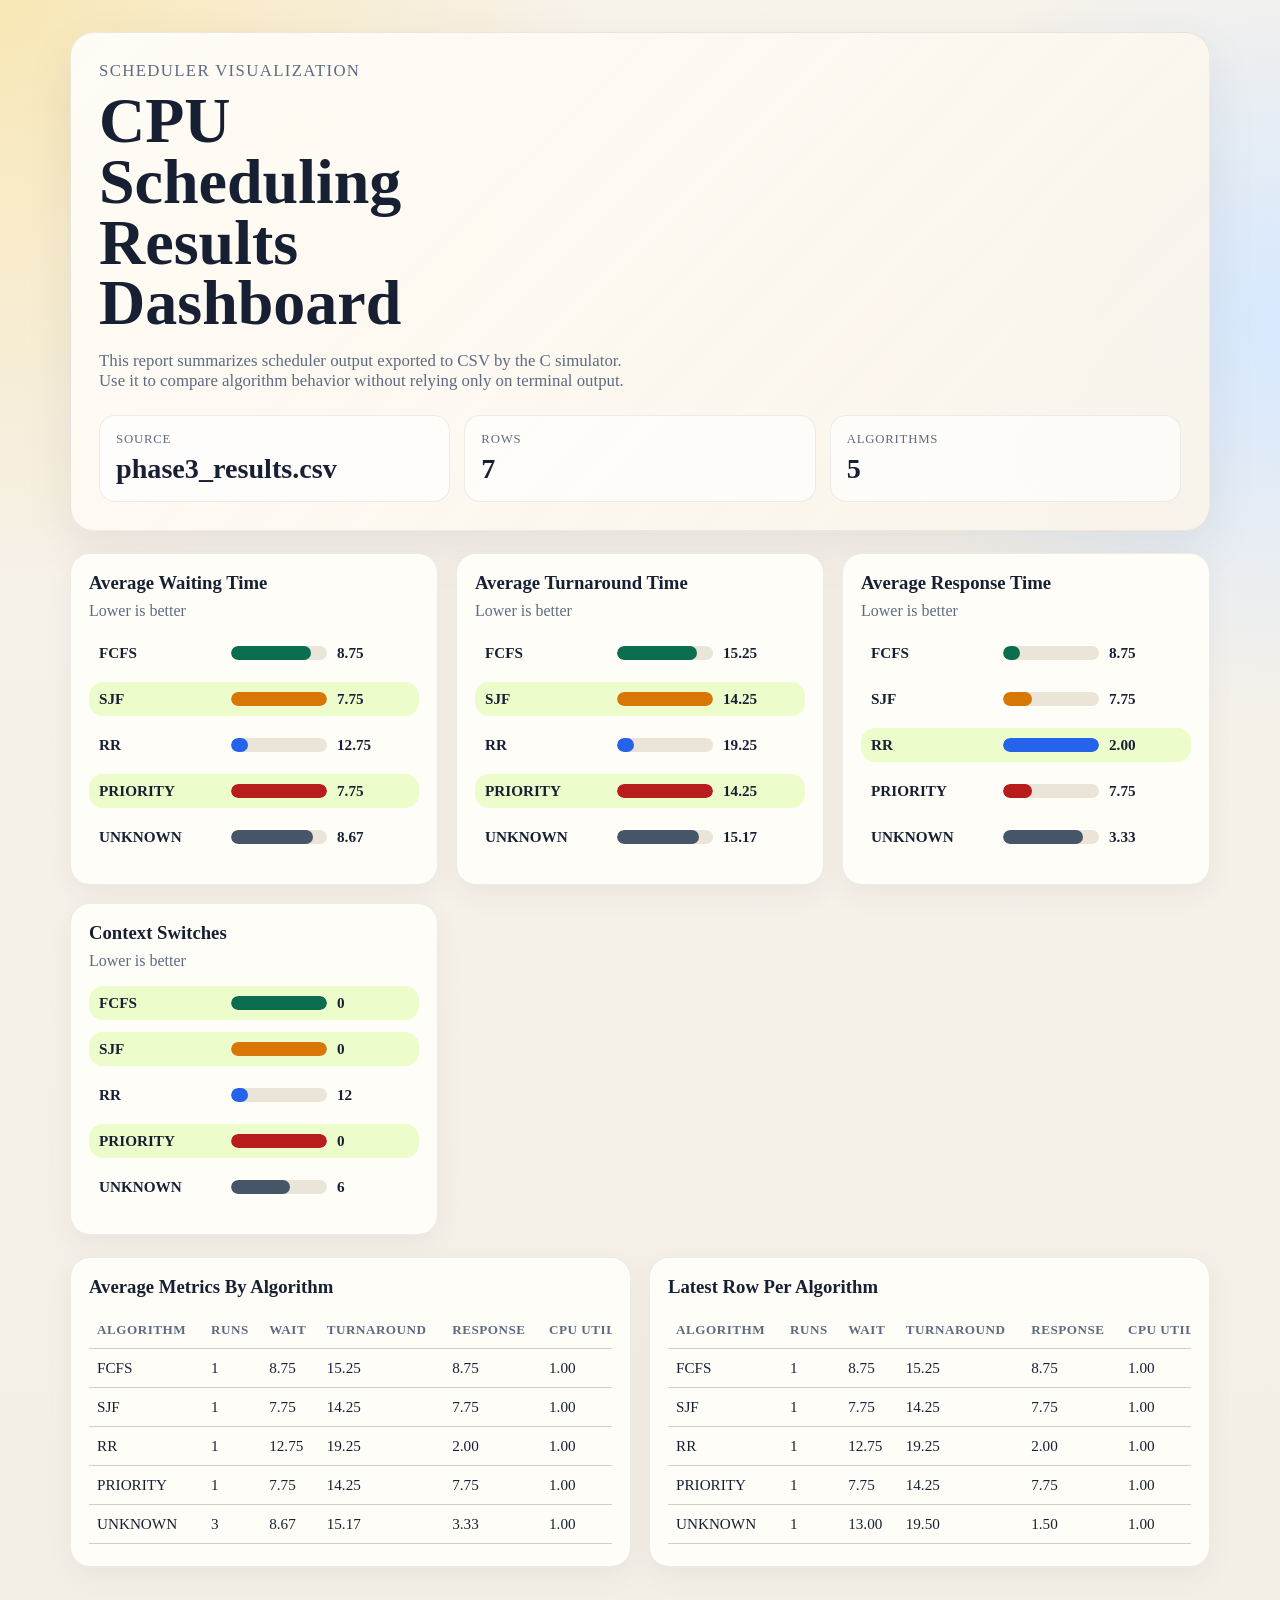
<file: reports/assets/phase3_results.html>
<!DOCTYPE html>
<html lang="en">
<head>
  <meta charset="utf-8">
  <meta name="viewport" content="width=device-width, initial-scale=1">
  <title>CPU Scheduler Dashboard</title>
  <style>
    :root {
      --bg: #f4efe6;
      --paper: #fffdf8;
      --ink: #172033;
      --muted: #5d6b82;
      --line: #d8cfbf;
      --accent: #172033;
      --winner: #ecfccb;
    }
    * { box-sizing: border-box; }
    body {
      margin: 0;
      font-family: Georgia, "Times New Roman", serif;
      color: var(--ink);
      background:
        radial-gradient(circle at top left, #f8e7b5 0, transparent 28%),
        radial-gradient(circle at right 20%, #d6e8ff 0, transparent 22%),
        linear-gradient(180deg, #f7f2ea 0%, var(--bg) 100%);
    }
    .page {
      max-width: 1180px;
      margin: 0 auto;
      padding: 32px 20px 56px;
    }
    .hero {
      background: linear-gradient(135deg, rgba(255,253,248,0.95), rgba(250,244,232,0.88));
      border: 1px solid rgba(23,32,51,0.08);
      border-radius: 24px;
      padding: 28px;
      box-shadow: 0 18px 50px rgba(23,32,51,0.08);
    }
    .eyebrow {
      margin: 0 0 10px;
      color: #8a5a10;
      font-size: 0.85rem;
      letter-spacing: 0.08em;
      text-transform: uppercase;
    }
    h1, h2, h3 {
      margin: 0;
      font-weight: 700;
    }
    h1 {
      font-size: clamp(2rem, 5vw, 4rem);
      line-height: 0.95;
      max-width: 10ch;
    }
    .hero p {
      max-width: 64ch;
      color: var(--muted);
      font-size: 1.05rem;
    }
    .stats {
      display: grid;
      grid-template-columns: repeat(auto-fit, minmax(180px, 1fr));
      gap: 14px;
      margin-top: 24px;
    }
    .stat {
      padding: 16px;
      background: rgba(255,255,255,0.65);
      border: 1px solid rgba(23,32,51,0.08);
      border-radius: 16px;
    }
    .stat-label {
      display: block;
      font-size: 0.8rem;
      text-transform: uppercase;
      letter-spacing: 0.06em;
      color: var(--muted);
      margin-bottom: 6px;
    }
    .stat-value {
      font-size: clamp(1.15rem, 2.2vw, 1.8rem);
      font-weight: 700;
      overflow-wrap: anywhere;
      word-break: break-word;
    }
    .chart-grid {
      display: grid;
      grid-template-columns: repeat(auto-fit, minmax(280px, 1fr));
      align-items: start;
      gap: 18px;
      margin-top: 22px;
    }
    .table-grid {
      display: grid;
      grid-template-columns: repeat(auto-fit, minmax(460px, 1fr));
      align-items: start;
      gap: 18px;
      margin-top: 22px;
    }
    .chart-card, .table-card {
      background: var(--paper);
      border: 1px solid rgba(23,32,51,0.08);
      border-radius: 20px;
      padding: 18px;
      box-shadow: 0 10px 28px rgba(23,32,51,0.05);
      min-width: 0;
    }
    .chart-note {
      color: var(--muted);
      margin: 8px 0 16px;
    }
    .bar-row {
      display: grid;
      grid-template-columns: 122px 1fr 72px;
      gap: 10px;
      align-items: center;
      margin: 12px 0;
      padding: 8px 10px;
      border-radius: 14px;
    }
    .bar-row.winner {
      background: var(--winner);
    }
    .bar-label, .bar-value {
      font-weight: 700;
      font-size: 0.95rem;
    }
    .bar-label {
      min-width: 0;
      white-space: nowrap;
    }
    .bar-track {
      height: 14px;
      background: #ebe4d9;
      border-radius: 999px;
      overflow: hidden;
      min-width: 0;
    }
    .bar-fill {
      height: 100%;
      border-radius: 999px;
    }
    .table-wrap {
      width: 100%;
      overflow-x: auto;
      overflow-y: hidden;
      margin-top: 14px;
      padding-bottom: 4px;
    }
    table {
      width: 100%;
      border-collapse: collapse;
      font-size: 0.95rem;
      min-width: 720px;
    }
    th, td {
      text-align: left;
      padding: 10px 8px;
      border-bottom: 1px solid var(--line);
      white-space: nowrap;
    }
    th {
      font-size: 0.82rem;
      text-transform: uppercase;
      letter-spacing: 0.04em;
      color: var(--muted);
    }
    @media (max-width: 1080px) {
      .table-grid {
        grid-template-columns: 1fr;
      }
    }
    @media (max-width: 680px) {
      .bar-row {
        grid-template-columns: 92px 1fr 58px;
      }
      .page {
        padding: 20px 14px 36px;
      }
      .chart-grid {
        grid-template-columns: 1fr;
      }
      .table-grid {
        grid-template-columns: 1fr;
      }
      .chart-card, .table-card {
        padding: 16px;
      }
    }
  </style>
</head>
<body>
  <main class="page">
    <section class="hero">
      <p class="eyebrow">Scheduler Visualization</p>
      <h1>CPU Scheduling Results Dashboard</h1>
      <p>
        This report summarizes scheduler output exported to CSV by the C simulator.
        Use it to compare algorithm behavior without relying only on terminal output.
      </p>
      <div class="stats">
        <div class="stat"><span class="stat-label">Source</span><span class="stat-value">phase3_results.csv</span></div>
        <div class="stat"><span class="stat-label">Rows</span><span class="stat-value">7</span></div>
        <div class="stat"><span class="stat-label">Algorithms</span><span class="stat-value">5</span></div>
      </div>
    </section>
    <section class="chart-grid">
      <section class="chart-card"><h3>Average Waiting Time</h3><p class="chart-note">Lower is better</p>
            <div class="bar-row">
              <div class="bar-label">FCFS</div>
              <div class="bar-track">
                <div class="bar-fill" style="width:83.60%;background:#0b6e4f;"></div>
              </div>
              <div class="bar-value">8.75</div>
            </div>
            
            <div class="bar-row winner">
              <div class="bar-label">SJF</div>
              <div class="bar-track">
                <div class="bar-fill" style="width:100.00%;background:#d97706;"></div>
              </div>
              <div class="bar-value">7.75</div>
            </div>
            
            <div class="bar-row">
              <div class="bar-label">RR</div>
              <div class="bar-track">
                <div class="bar-fill" style="width:18.00%;background:#2563eb;"></div>
              </div>
              <div class="bar-value">12.75</div>
            </div>
            
            <div class="bar-row winner">
              <div class="bar-label">PRIORITY</div>
              <div class="bar-track">
                <div class="bar-fill" style="width:100.00%;background:#b91c1c;"></div>
              </div>
              <div class="bar-value">7.75</div>
            </div>
            
            <div class="bar-row">
              <div class="bar-label">UNKNOWN</div>
              <div class="bar-track">
                <div class="bar-fill" style="width:84.97%;background:#475569;"></div>
              </div>
              <div class="bar-value">8.67</div>
            </div>
            </section><section class="chart-card"><h3>Average Turnaround Time</h3><p class="chart-note">Lower is better</p>
            <div class="bar-row">
              <div class="bar-label">FCFS</div>
              <div class="bar-track">
                <div class="bar-fill" style="width:83.60%;background:#0b6e4f;"></div>
              </div>
              <div class="bar-value">15.25</div>
            </div>
            
            <div class="bar-row winner">
              <div class="bar-label">SJF</div>
              <div class="bar-track">
                <div class="bar-fill" style="width:100.00%;background:#d97706;"></div>
              </div>
              <div class="bar-value">14.25</div>
            </div>
            
            <div class="bar-row">
              <div class="bar-label">RR</div>
              <div class="bar-track">
                <div class="bar-fill" style="width:18.00%;background:#2563eb;"></div>
              </div>
              <div class="bar-value">19.25</div>
            </div>
            
            <div class="bar-row winner">
              <div class="bar-label">PRIORITY</div>
              <div class="bar-track">
                <div class="bar-fill" style="width:100.00%;background:#b91c1c;"></div>
              </div>
              <div class="bar-value">14.25</div>
            </div>
            
            <div class="bar-row">
              <div class="bar-label">UNKNOWN</div>
              <div class="bar-track">
                <div class="bar-fill" style="width:84.97%;background:#475569;"></div>
              </div>
              <div class="bar-value">15.17</div>
            </div>
            </section><section class="chart-card"><h3>Average Response Time</h3><p class="chart-note">Lower is better</p>
            <div class="bar-row">
              <div class="bar-label">FCFS</div>
              <div class="bar-track">
                <div class="bar-fill" style="width:18.00%;background:#0b6e4f;"></div>
              </div>
              <div class="bar-value">8.75</div>
            </div>
            
            <div class="bar-row">
              <div class="bar-label">SJF</div>
              <div class="bar-track">
                <div class="bar-fill" style="width:30.15%;background:#d97706;"></div>
              </div>
              <div class="bar-value">7.75</div>
            </div>
            
            <div class="bar-row winner">
              <div class="bar-label">RR</div>
              <div class="bar-track">
                <div class="bar-fill" style="width:100.00%;background:#2563eb;"></div>
              </div>
              <div class="bar-value">2.00</div>
            </div>
            
            <div class="bar-row">
              <div class="bar-label">PRIORITY</div>
              <div class="bar-track">
                <div class="bar-fill" style="width:30.15%;background:#b91c1c;"></div>
              </div>
              <div class="bar-value">7.75</div>
            </div>
            
            <div class="bar-row">
              <div class="bar-label">UNKNOWN</div>
              <div class="bar-track">
                <div class="bar-fill" style="width:83.80%;background:#475569;"></div>
              </div>
              <div class="bar-value">3.33</div>
            </div>
            </section><section class="chart-card"><h3>Context Switches</h3><p class="chart-note">Lower is better</p>
            <div class="bar-row winner">
              <div class="bar-label">FCFS</div>
              <div class="bar-track">
                <div class="bar-fill" style="width:100.00%;background:#0b6e4f;"></div>
              </div>
              <div class="bar-value">0</div>
            </div>
            
            <div class="bar-row winner">
              <div class="bar-label">SJF</div>
              <div class="bar-track">
                <div class="bar-fill" style="width:100.00%;background:#d97706;"></div>
              </div>
              <div class="bar-value">0</div>
            </div>
            
            <div class="bar-row">
              <div class="bar-label">RR</div>
              <div class="bar-track">
                <div class="bar-fill" style="width:18.00%;background:#2563eb;"></div>
              </div>
              <div class="bar-value">12</div>
            </div>
            
            <div class="bar-row winner">
              <div class="bar-label">PRIORITY</div>
              <div class="bar-track">
                <div class="bar-fill" style="width:100.00%;background:#b91c1c;"></div>
              </div>
              <div class="bar-value">0</div>
            </div>
            
            <div class="bar-row">
              <div class="bar-label">UNKNOWN</div>
              <div class="bar-track">
                <div class="bar-fill" style="width:61.28%;background:#475569;"></div>
              </div>
              <div class="bar-value">6</div>
            </div>
            </section>
    </section>
    <section class="table-grid">
      <section class="table-card"><h3>Average Metrics By Algorithm</h3><div class="table-wrap"><table><tr><th>Algorithm</th><th>Runs</th><th>Wait</th><th>Turnaround</th><th>Response</th><th>CPU Util.</th><th>Throughput</th><th>Ctx</th></tr><tr><td>FCFS</td><td>1</td><td>8.75</td><td>15.25</td><td>8.75</td><td>1.00</td><td>0.15</td><td>0</td></tr><tr><td>SJF</td><td>1</td><td>7.75</td><td>14.25</td><td>7.75</td><td>1.00</td><td>0.15</td><td>0</td></tr><tr><td>RR</td><td>1</td><td>12.75</td><td>19.25</td><td>2.00</td><td>1.00</td><td>0.15</td><td>12</td></tr><tr><td>PRIORITY</td><td>1</td><td>7.75</td><td>14.25</td><td>7.75</td><td>1.00</td><td>0.15</td><td>0</td></tr><tr><td>UNKNOWN</td><td>3</td><td>8.67</td><td>15.17</td><td>3.33</td><td>1.00</td><td>0.15</td><td>6</td></tr></table></div></section>
      <section class="table-card"><h3>Latest Row Per Algorithm</h3><div class="table-wrap"><table><tr><th>Algorithm</th><th>Runs</th><th>Wait</th><th>Turnaround</th><th>Response</th><th>CPU Util.</th><th>Throughput</th><th>Ctx</th></tr><tr><td>FCFS</td><td>1</td><td>8.75</td><td>15.25</td><td>8.75</td><td>1.00</td><td>0.15</td><td>0</td></tr><tr><td>SJF</td><td>1</td><td>7.75</td><td>14.25</td><td>7.75</td><td>1.00</td><td>0.15</td><td>0</td></tr><tr><td>RR</td><td>1</td><td>12.75</td><td>19.25</td><td>2.00</td><td>1.00</td><td>0.15</td><td>12</td></tr><tr><td>PRIORITY</td><td>1</td><td>7.75</td><td>14.25</td><td>7.75</td><td>1.00</td><td>0.15</td><td>0</td></tr><tr><td>UNKNOWN</td><td>1</td><td>13.00</td><td>19.50</td><td>1.50</td><td>1.00</td><td>0.15</td><td>9</td></tr></table></div></section>
    </section>
  </main>
</body>
</html>
</file>
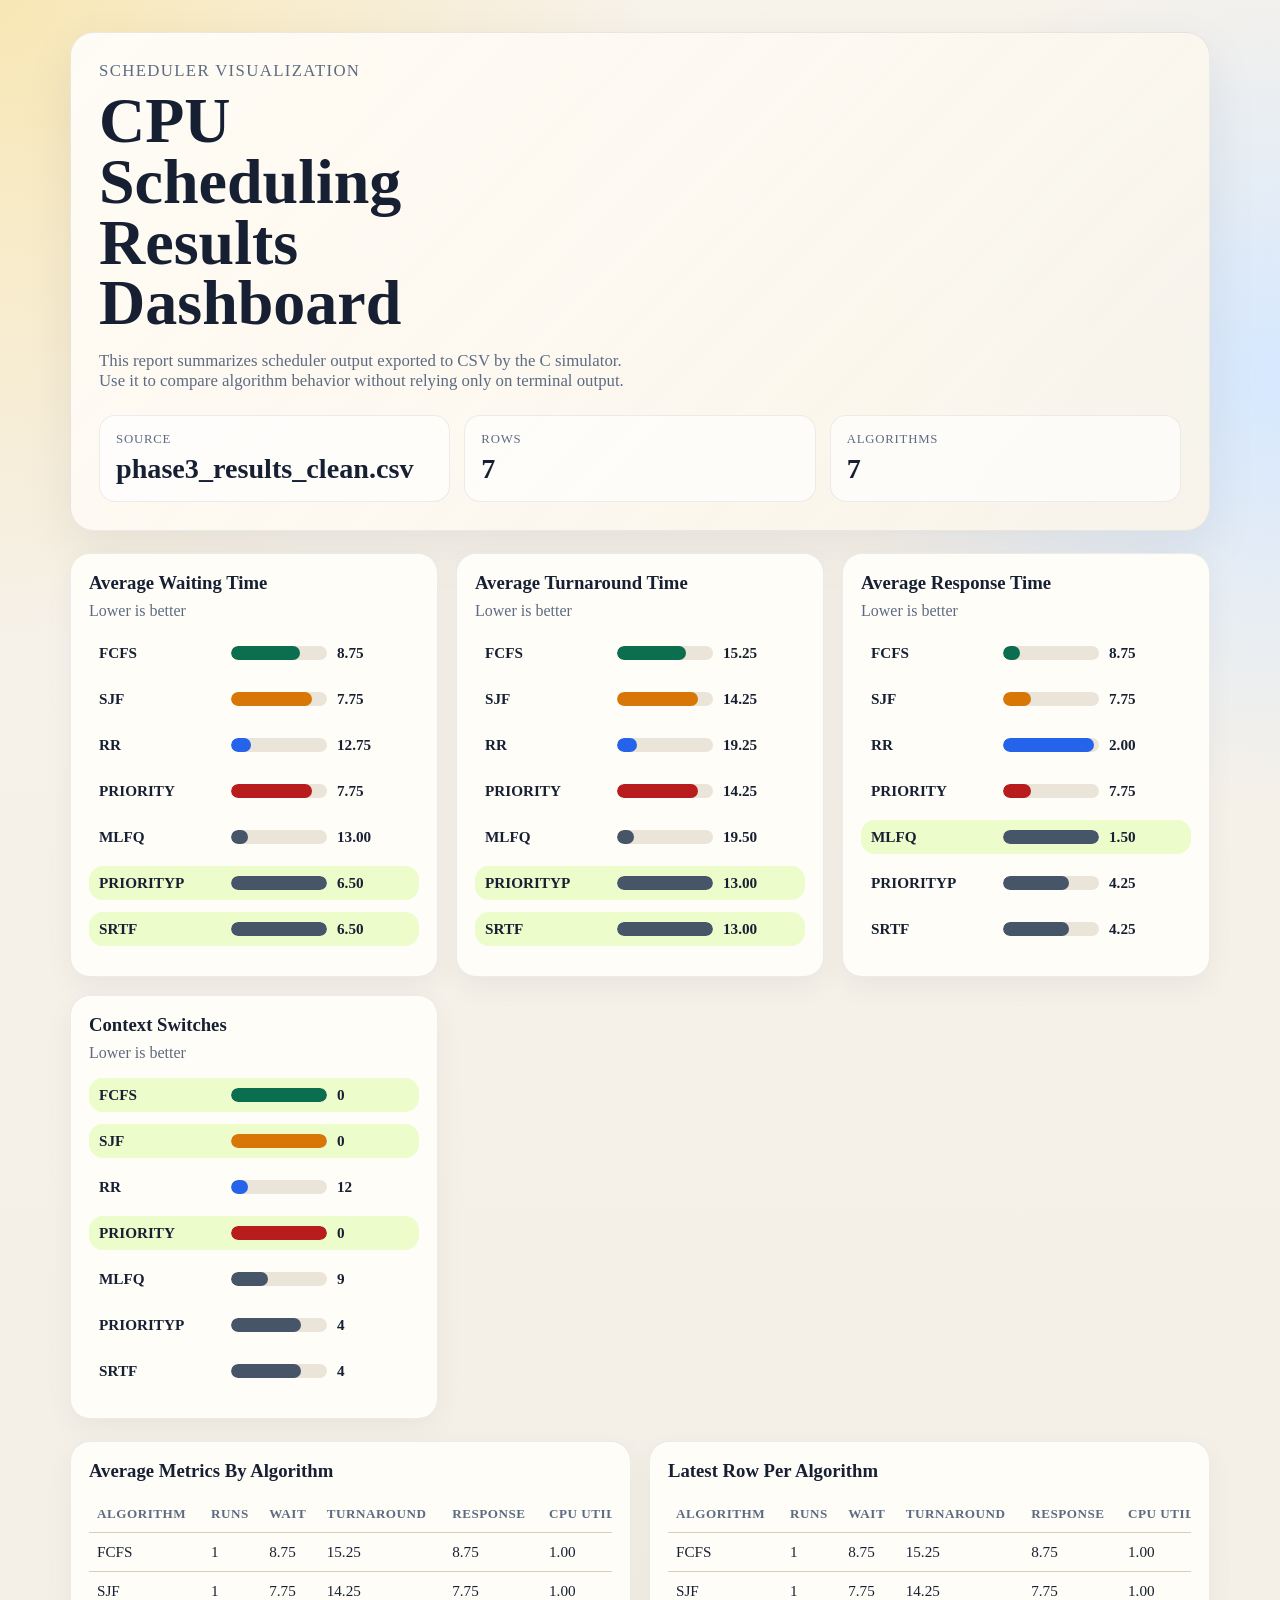
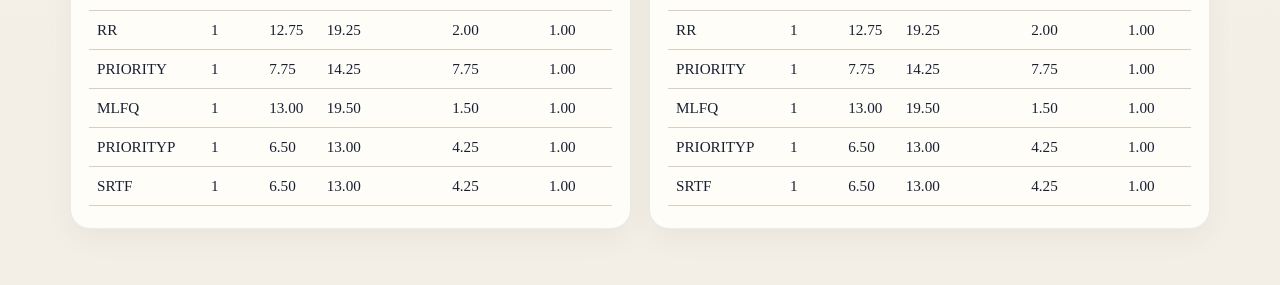
<file: reports/assets/phase3_results_clean.html>
<!DOCTYPE html>
<html lang="en">
<head>
  <meta charset="utf-8">
  <meta name="viewport" content="width=device-width, initial-scale=1">
  <title>CPU Scheduler Dashboard</title>
  <style>
    :root {
      --bg: #f4efe6;
      --paper: #fffdf8;
      --ink: #172033;
      --muted: #5d6b82;
      --line: #d8cfbf;
      --accent: #172033;
      --winner: #ecfccb;
    }
    * { box-sizing: border-box; }
    body {
      margin: 0;
      font-family: Georgia, "Times New Roman", serif;
      color: var(--ink);
      background:
        radial-gradient(circle at top left, #f8e7b5 0, transparent 28%),
        radial-gradient(circle at right 20%, #d6e8ff 0, transparent 22%),
        linear-gradient(180deg, #f7f2ea 0%, var(--bg) 100%);
    }
    .page {
      max-width: 1180px;
      margin: 0 auto;
      padding: 32px 20px 56px;
    }
    .hero {
      background: linear-gradient(135deg, rgba(255,253,248,0.95), rgba(250,244,232,0.88));
      border: 1px solid rgba(23,32,51,0.08);
      border-radius: 24px;
      padding: 28px;
      box-shadow: 0 18px 50px rgba(23,32,51,0.08);
    }
    .eyebrow {
      margin: 0 0 10px;
      color: #8a5a10;
      font-size: 0.85rem;
      letter-spacing: 0.08em;
      text-transform: uppercase;
    }
    h1, h2, h3 {
      margin: 0;
      font-weight: 700;
    }
    h1 {
      font-size: clamp(2rem, 5vw, 4rem);
      line-height: 0.95;
      max-width: 10ch;
    }
    .hero p {
      max-width: 64ch;
      color: var(--muted);
      font-size: 1.05rem;
    }
    .stats {
      display: grid;
      grid-template-columns: repeat(auto-fit, minmax(180px, 1fr));
      gap: 14px;
      margin-top: 24px;
    }
    .stat {
      padding: 16px;
      background: rgba(255,255,255,0.65);
      border: 1px solid rgba(23,32,51,0.08);
      border-radius: 16px;
    }
    .stat-label {
      display: block;
      font-size: 0.8rem;
      text-transform: uppercase;
      letter-spacing: 0.06em;
      color: var(--muted);
      margin-bottom: 6px;
    }
    .stat-value {
      font-size: clamp(1.15rem, 2.2vw, 1.8rem);
      font-weight: 700;
      overflow-wrap: anywhere;
      word-break: break-word;
    }
    .chart-grid {
      display: grid;
      grid-template-columns: repeat(auto-fit, minmax(280px, 1fr));
      align-items: start;
      gap: 18px;
      margin-top: 22px;
    }
    .table-grid {
      display: grid;
      grid-template-columns: repeat(auto-fit, minmax(460px, 1fr));
      align-items: start;
      gap: 18px;
      margin-top: 22px;
    }
    .chart-card, .table-card {
      background: var(--paper);
      border: 1px solid rgba(23,32,51,0.08);
      border-radius: 20px;
      padding: 18px;
      box-shadow: 0 10px 28px rgba(23,32,51,0.05);
      min-width: 0;
    }
    .chart-note {
      color: var(--muted);
      margin: 8px 0 16px;
    }
    .bar-row {
      display: grid;
      grid-template-columns: 122px 1fr 72px;
      gap: 10px;
      align-items: center;
      margin: 12px 0;
      padding: 8px 10px;
      border-radius: 14px;
    }
    .bar-row.winner {
      background: var(--winner);
    }
    .bar-label, .bar-value {
      font-weight: 700;
      font-size: 0.95rem;
    }
    .bar-label {
      min-width: 0;
      white-space: nowrap;
    }
    .bar-track {
      height: 14px;
      background: #ebe4d9;
      border-radius: 999px;
      overflow: hidden;
      min-width: 0;
    }
    .bar-fill {
      height: 100%;
      border-radius: 999px;
    }
    .table-wrap {
      width: 100%;
      overflow-x: auto;
      overflow-y: hidden;
      margin-top: 14px;
      padding-bottom: 4px;
    }
    table {
      width: 100%;
      border-collapse: collapse;
      font-size: 0.95rem;
      min-width: 720px;
    }
    th, td {
      text-align: left;
      padding: 10px 8px;
      border-bottom: 1px solid var(--line);
      white-space: nowrap;
    }
    th {
      font-size: 0.82rem;
      text-transform: uppercase;
      letter-spacing: 0.04em;
      color: var(--muted);
    }
    @media (max-width: 1080px) {
      .table-grid {
        grid-template-columns: 1fr;
      }
    }
    @media (max-width: 680px) {
      .bar-row {
        grid-template-columns: 92px 1fr 58px;
      }
      .page {
        padding: 20px 14px 36px;
      }
      .chart-grid {
        grid-template-columns: 1fr;
      }
      .table-grid {
        grid-template-columns: 1fr;
      }
      .chart-card, .table-card {
        padding: 16px;
      }
    }
  </style>
</head>
<body>
  <main class="page">
    <section class="hero">
      <p class="eyebrow">Scheduler Visualization</p>
      <h1>CPU Scheduling Results Dashboard</h1>
      <p>
        This report summarizes scheduler output exported to CSV by the C simulator.
        Use it to compare algorithm behavior without relying only on terminal output.
      </p>
      <div class="stats">
        <div class="stat"><span class="stat-label">Source</span><span class="stat-value">phase3_results_clean.csv</span></div>
        <div class="stat"><span class="stat-label">Rows</span><span class="stat-value">7</span></div>
        <div class="stat"><span class="stat-label">Algorithms</span><span class="stat-value">7</span></div>
      </div>
    </section>
    <section class="chart-grid">
      <section class="chart-card"><h3>Average Waiting Time</h3><p class="chart-note">Lower is better</p>
            <div class="bar-row">
              <div class="bar-label">FCFS</div>
              <div class="bar-track">
                <div class="bar-fill" style="width:71.62%;background:#0b6e4f;"></div>
              </div>
              <div class="bar-value">8.75</div>
            </div>
            
            <div class="bar-row">
              <div class="bar-label">SJF</div>
              <div class="bar-track">
                <div class="bar-fill" style="width:84.23%;background:#d97706;"></div>
              </div>
              <div class="bar-value">7.75</div>
            </div>
            
            <div class="bar-row">
              <div class="bar-label">RR</div>
              <div class="bar-track">
                <div class="bar-fill" style="width:21.15%;background:#2563eb;"></div>
              </div>
              <div class="bar-value">12.75</div>
            </div>
            
            <div class="bar-row">
              <div class="bar-label">PRIORITY</div>
              <div class="bar-track">
                <div class="bar-fill" style="width:84.23%;background:#b91c1c;"></div>
              </div>
              <div class="bar-value">7.75</div>
            </div>
            
            <div class="bar-row">
              <div class="bar-label">MLFQ</div>
              <div class="bar-track">
                <div class="bar-fill" style="width:18.00%;background:#475569;"></div>
              </div>
              <div class="bar-value">13.00</div>
            </div>
            
            <div class="bar-row winner">
              <div class="bar-label">PRIORITYP</div>
              <div class="bar-track">
                <div class="bar-fill" style="width:100.00%;background:#475569;"></div>
              </div>
              <div class="bar-value">6.50</div>
            </div>
            
            <div class="bar-row winner">
              <div class="bar-label">SRTF</div>
              <div class="bar-track">
                <div class="bar-fill" style="width:100.00%;background:#475569;"></div>
              </div>
              <div class="bar-value">6.50</div>
            </div>
            </section><section class="chart-card"><h3>Average Turnaround Time</h3><p class="chart-note">Lower is better</p>
            <div class="bar-row">
              <div class="bar-label">FCFS</div>
              <div class="bar-track">
                <div class="bar-fill" style="width:71.62%;background:#0b6e4f;"></div>
              </div>
              <div class="bar-value">15.25</div>
            </div>
            
            <div class="bar-row">
              <div class="bar-label">SJF</div>
              <div class="bar-track">
                <div class="bar-fill" style="width:84.23%;background:#d97706;"></div>
              </div>
              <div class="bar-value">14.25</div>
            </div>
            
            <div class="bar-row">
              <div class="bar-label">RR</div>
              <div class="bar-track">
                <div class="bar-fill" style="width:21.15%;background:#2563eb;"></div>
              </div>
              <div class="bar-value">19.25</div>
            </div>
            
            <div class="bar-row">
              <div class="bar-label">PRIORITY</div>
              <div class="bar-track">
                <div class="bar-fill" style="width:84.23%;background:#b91c1c;"></div>
              </div>
              <div class="bar-value">14.25</div>
            </div>
            
            <div class="bar-row">
              <div class="bar-label">MLFQ</div>
              <div class="bar-track">
                <div class="bar-fill" style="width:18.00%;background:#475569;"></div>
              </div>
              <div class="bar-value">19.50</div>
            </div>
            
            <div class="bar-row winner">
              <div class="bar-label">PRIORITYP</div>
              <div class="bar-track">
                <div class="bar-fill" style="width:100.00%;background:#475569;"></div>
              </div>
              <div class="bar-value">13.00</div>
            </div>
            
            <div class="bar-row winner">
              <div class="bar-label">SRTF</div>
              <div class="bar-track">
                <div class="bar-fill" style="width:100.00%;background:#475569;"></div>
              </div>
              <div class="bar-value">13.00</div>
            </div>
            </section><section class="chart-card"><h3>Average Response Time</h3><p class="chart-note">Lower is better</p>
            <div class="bar-row">
              <div class="bar-label">FCFS</div>
              <div class="bar-track">
                <div class="bar-fill" style="width:18.00%;background:#0b6e4f;"></div>
              </div>
              <div class="bar-value">8.75</div>
            </div>
            
            <div class="bar-row">
              <div class="bar-label">SJF</div>
              <div class="bar-track">
                <div class="bar-fill" style="width:29.31%;background:#d97706;"></div>
              </div>
              <div class="bar-value">7.75</div>
            </div>
            
            <div class="bar-row">
              <div class="bar-label">RR</div>
              <div class="bar-track">
                <div class="bar-fill" style="width:94.34%;background:#2563eb;"></div>
              </div>
              <div class="bar-value">2.00</div>
            </div>
            
            <div class="bar-row">
              <div class="bar-label">PRIORITY</div>
              <div class="bar-track">
                <div class="bar-fill" style="width:29.31%;background:#b91c1c;"></div>
              </div>
              <div class="bar-value">7.75</div>
            </div>
            
            <div class="bar-row winner">
              <div class="bar-label">MLFQ</div>
              <div class="bar-track">
                <div class="bar-fill" style="width:100.00%;background:#475569;"></div>
              </div>
              <div class="bar-value">1.50</div>
            </div>
            
            <div class="bar-row">
              <div class="bar-label">PRIORITYP</div>
              <div class="bar-track">
                <div class="bar-fill" style="width:68.90%;background:#475569;"></div>
              </div>
              <div class="bar-value">4.25</div>
            </div>
            
            <div class="bar-row">
              <div class="bar-label">SRTF</div>
              <div class="bar-track">
                <div class="bar-fill" style="width:68.90%;background:#475569;"></div>
              </div>
              <div class="bar-value">4.25</div>
            </div>
            </section><section class="chart-card"><h3>Context Switches</h3><p class="chart-note">Lower is better</p>
            <div class="bar-row winner">
              <div class="bar-label">FCFS</div>
              <div class="bar-track">
                <div class="bar-fill" style="width:100.00%;background:#0b6e4f;"></div>
              </div>
              <div class="bar-value">0</div>
            </div>
            
            <div class="bar-row winner">
              <div class="bar-label">SJF</div>
              <div class="bar-track">
                <div class="bar-fill" style="width:100.00%;background:#d97706;"></div>
              </div>
              <div class="bar-value">0</div>
            </div>
            
            <div class="bar-row">
              <div class="bar-label">RR</div>
              <div class="bar-track">
                <div class="bar-fill" style="width:18.00%;background:#2563eb;"></div>
              </div>
              <div class="bar-value">12</div>
            </div>
            
            <div class="bar-row winner">
              <div class="bar-label">PRIORITY</div>
              <div class="bar-track">
                <div class="bar-fill" style="width:100.00%;background:#b91c1c;"></div>
              </div>
              <div class="bar-value">0</div>
            </div>
            
            <div class="bar-row">
              <div class="bar-label">MLFQ</div>
              <div class="bar-track">
                <div class="bar-fill" style="width:38.50%;background:#475569;"></div>
              </div>
              <div class="bar-value">9</div>
            </div>
            
            <div class="bar-row">
              <div class="bar-label">PRIORITYP</div>
              <div class="bar-track">
                <div class="bar-fill" style="width:72.67%;background:#475569;"></div>
              </div>
              <div class="bar-value">4</div>
            </div>
            
            <div class="bar-row">
              <div class="bar-label">SRTF</div>
              <div class="bar-track">
                <div class="bar-fill" style="width:72.67%;background:#475569;"></div>
              </div>
              <div class="bar-value">4</div>
            </div>
            </section>
    </section>
    <section class="table-grid">
      <section class="table-card"><h3>Average Metrics By Algorithm</h3><div class="table-wrap"><table><tr><th>Algorithm</th><th>Runs</th><th>Wait</th><th>Turnaround</th><th>Response</th><th>CPU Util.</th><th>Throughput</th><th>Ctx</th></tr><tr><td>FCFS</td><td>1</td><td>8.75</td><td>15.25</td><td>8.75</td><td>1.00</td><td>0.15</td><td>0</td></tr><tr><td>SJF</td><td>1</td><td>7.75</td><td>14.25</td><td>7.75</td><td>1.00</td><td>0.15</td><td>0</td></tr><tr><td>RR</td><td>1</td><td>12.75</td><td>19.25</td><td>2.00</td><td>1.00</td><td>0.15</td><td>12</td></tr><tr><td>PRIORITY</td><td>1</td><td>7.75</td><td>14.25</td><td>7.75</td><td>1.00</td><td>0.15</td><td>0</td></tr><tr><td>MLFQ</td><td>1</td><td>13.00</td><td>19.50</td><td>1.50</td><td>1.00</td><td>0.15</td><td>9</td></tr><tr><td>PRIORITYP</td><td>1</td><td>6.50</td><td>13.00</td><td>4.25</td><td>1.00</td><td>0.15</td><td>4</td></tr><tr><td>SRTF</td><td>1</td><td>6.50</td><td>13.00</td><td>4.25</td><td>1.00</td><td>0.15</td><td>4</td></tr></table></div></section>
      <section class="table-card"><h3>Latest Row Per Algorithm</h3><div class="table-wrap"><table><tr><th>Algorithm</th><th>Runs</th><th>Wait</th><th>Turnaround</th><th>Response</th><th>CPU Util.</th><th>Throughput</th><th>Ctx</th></tr><tr><td>FCFS</td><td>1</td><td>8.75</td><td>15.25</td><td>8.75</td><td>1.00</td><td>0.15</td><td>0</td></tr><tr><td>SJF</td><td>1</td><td>7.75</td><td>14.25</td><td>7.75</td><td>1.00</td><td>0.15</td><td>0</td></tr><tr><td>RR</td><td>1</td><td>12.75</td><td>19.25</td><td>2.00</td><td>1.00</td><td>0.15</td><td>12</td></tr><tr><td>PRIORITY</td><td>1</td><td>7.75</td><td>14.25</td><td>7.75</td><td>1.00</td><td>0.15</td><td>0</td></tr><tr><td>MLFQ</td><td>1</td><td>13.00</td><td>19.50</td><td>1.50</td><td>1.00</td><td>0.15</td><td>9</td></tr><tr><td>PRIORITYP</td><td>1</td><td>6.50</td><td>13.00</td><td>4.25</td><td>1.00</td><td>0.15</td><td>4</td></tr><tr><td>SRTF</td><td>1</td><td>6.50</td><td>13.00</td><td>4.25</td><td>1.00</td><td>0.15</td><td>4</td></tr></table></div></section>
    </section>
  </main>
</body>
</html>
</file>
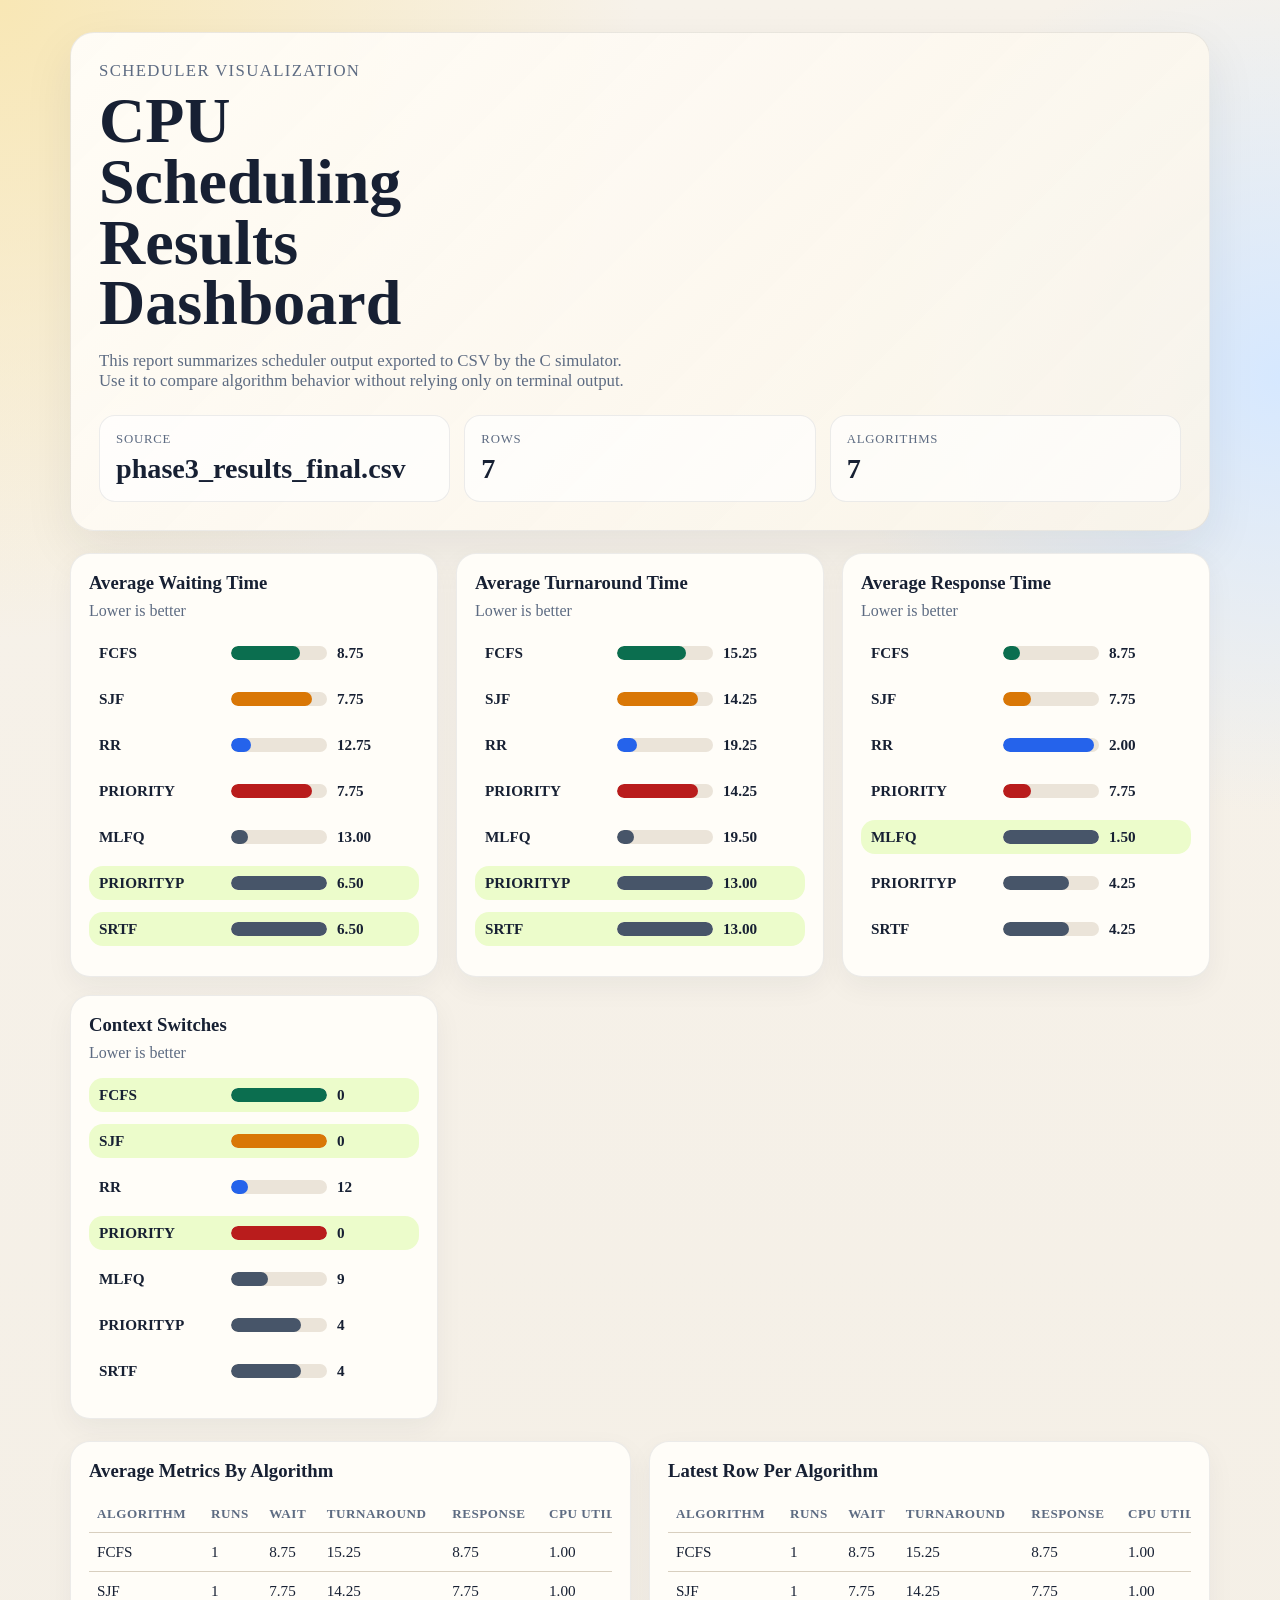
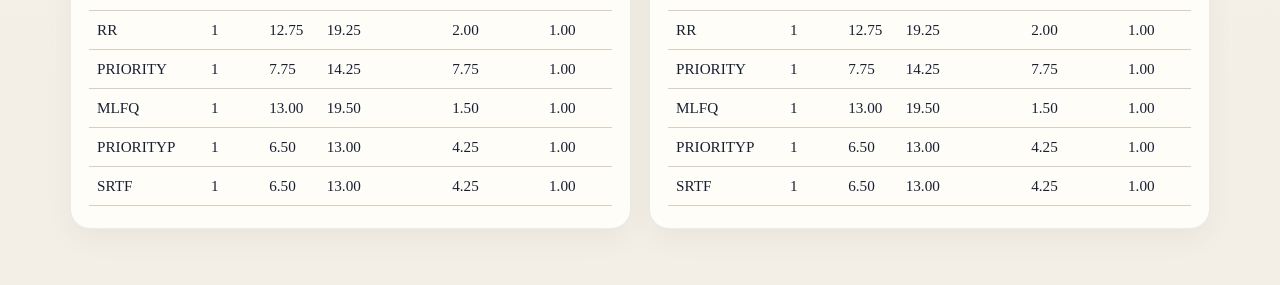
<file: reports/assets/phase3_results_final.html>
<!DOCTYPE html>
<html lang="en">
<head>
  <meta charset="utf-8">
  <meta name="viewport" content="width=device-width, initial-scale=1">
  <title>CPU Scheduler Dashboard</title>
  <style>
    :root {
      --bg: #f4efe6;
      --paper: #fffdf8;
      --ink: #172033;
      --muted: #5d6b82;
      --line: #d8cfbf;
      --accent: #172033;
      --winner: #ecfccb;
    }
    * { box-sizing: border-box; }
    body {
      margin: 0;
      font-family: Georgia, "Times New Roman", serif;
      color: var(--ink);
      background:
        radial-gradient(circle at top left, #f8e7b5 0, transparent 28%),
        radial-gradient(circle at right 20%, #d6e8ff 0, transparent 22%),
        linear-gradient(180deg, #f7f2ea 0%, var(--bg) 100%);
    }
    .page {
      max-width: 1180px;
      margin: 0 auto;
      padding: 32px 20px 56px;
    }
    .hero {
      background: linear-gradient(135deg, rgba(255,253,248,0.95), rgba(250,244,232,0.88));
      border: 1px solid rgba(23,32,51,0.08);
      border-radius: 24px;
      padding: 28px;
      box-shadow: 0 18px 50px rgba(23,32,51,0.08);
    }
    .eyebrow {
      margin: 0 0 10px;
      color: #8a5a10;
      font-size: 0.85rem;
      letter-spacing: 0.08em;
      text-transform: uppercase;
    }
    h1, h2, h3 {
      margin: 0;
      font-weight: 700;
    }
    h1 {
      font-size: clamp(2rem, 5vw, 4rem);
      line-height: 0.95;
      max-width: 10ch;
    }
    .hero p {
      max-width: 64ch;
      color: var(--muted);
      font-size: 1.05rem;
    }
    .stats {
      display: grid;
      grid-template-columns: repeat(auto-fit, minmax(180px, 1fr));
      gap: 14px;
      margin-top: 24px;
    }
    .stat {
      padding: 16px;
      background: rgba(255,255,255,0.65);
      border: 1px solid rgba(23,32,51,0.08);
      border-radius: 16px;
    }
    .stat-label {
      display: block;
      font-size: 0.8rem;
      text-transform: uppercase;
      letter-spacing: 0.06em;
      color: var(--muted);
      margin-bottom: 6px;
    }
    .stat-value {
      font-size: clamp(1.15rem, 2.2vw, 1.8rem);
      font-weight: 700;
      overflow-wrap: anywhere;
      word-break: break-word;
    }
    .chart-grid {
      display: grid;
      grid-template-columns: repeat(auto-fit, minmax(280px, 1fr));
      align-items: start;
      gap: 18px;
      margin-top: 22px;
    }
    .table-grid {
      display: grid;
      grid-template-columns: repeat(auto-fit, minmax(460px, 1fr));
      align-items: start;
      gap: 18px;
      margin-top: 22px;
    }
    .chart-card, .table-card {
      background: var(--paper);
      border: 1px solid rgba(23,32,51,0.08);
      border-radius: 20px;
      padding: 18px;
      box-shadow: 0 10px 28px rgba(23,32,51,0.05);
      min-width: 0;
    }
    .chart-note {
      color: var(--muted);
      margin: 8px 0 16px;
    }
    .bar-row {
      display: grid;
      grid-template-columns: 122px 1fr 72px;
      gap: 10px;
      align-items: center;
      margin: 12px 0;
      padding: 8px 10px;
      border-radius: 14px;
    }
    .bar-row.winner {
      background: var(--winner);
    }
    .bar-label, .bar-value {
      font-weight: 700;
      font-size: 0.95rem;
    }
    .bar-label {
      min-width: 0;
      white-space: nowrap;
    }
    .bar-track {
      height: 14px;
      background: #ebe4d9;
      border-radius: 999px;
      overflow: hidden;
      min-width: 0;
    }
    .bar-fill {
      height: 100%;
      border-radius: 999px;
    }
    .table-wrap {
      width: 100%;
      overflow-x: auto;
      overflow-y: hidden;
      margin-top: 14px;
      padding-bottom: 4px;
    }
    table {
      width: 100%;
      border-collapse: collapse;
      font-size: 0.95rem;
      min-width: 720px;
    }
    th, td {
      text-align: left;
      padding: 10px 8px;
      border-bottom: 1px solid var(--line);
      white-space: nowrap;
    }
    th {
      font-size: 0.82rem;
      text-transform: uppercase;
      letter-spacing: 0.04em;
      color: var(--muted);
    }
    @media (max-width: 1080px) {
      .table-grid {
        grid-template-columns: 1fr;
      }
    }
    @media (max-width: 680px) {
      .bar-row {
        grid-template-columns: 92px 1fr 58px;
      }
      .page {
        padding: 20px 14px 36px;
      }
      .chart-grid {
        grid-template-columns: 1fr;
      }
      .table-grid {
        grid-template-columns: 1fr;
      }
      .chart-card, .table-card {
        padding: 16px;
      }
    }
  </style>
</head>
<body>
  <main class="page">
    <section class="hero">
      <p class="eyebrow">Scheduler Visualization</p>
      <h1>CPU Scheduling Results Dashboard</h1>
      <p>
        This report summarizes scheduler output exported to CSV by the C simulator.
        Use it to compare algorithm behavior without relying only on terminal output.
      </p>
      <div class="stats">
        <div class="stat"><span class="stat-label">Source</span><span class="stat-value">phase3_results_final.csv</span></div>
        <div class="stat"><span class="stat-label">Rows</span><span class="stat-value">7</span></div>
        <div class="stat"><span class="stat-label">Algorithms</span><span class="stat-value">7</span></div>
      </div>
    </section>
    <section class="chart-grid">
      <section class="chart-card"><h3>Average Waiting Time</h3><p class="chart-note">Lower is better</p>
            <div class="bar-row">
              <div class="bar-label">FCFS</div>
              <div class="bar-track">
                <div class="bar-fill" style="width:71.62%;background:#0b6e4f;"></div>
              </div>
              <div class="bar-value">8.75</div>
            </div>
            
            <div class="bar-row">
              <div class="bar-label">SJF</div>
              <div class="bar-track">
                <div class="bar-fill" style="width:84.23%;background:#d97706;"></div>
              </div>
              <div class="bar-value">7.75</div>
            </div>
            
            <div class="bar-row">
              <div class="bar-label">RR</div>
              <div class="bar-track">
                <div class="bar-fill" style="width:21.15%;background:#2563eb;"></div>
              </div>
              <div class="bar-value">12.75</div>
            </div>
            
            <div class="bar-row">
              <div class="bar-label">PRIORITY</div>
              <div class="bar-track">
                <div class="bar-fill" style="width:84.23%;background:#b91c1c;"></div>
              </div>
              <div class="bar-value">7.75</div>
            </div>
            
            <div class="bar-row">
              <div class="bar-label">MLFQ</div>
              <div class="bar-track">
                <div class="bar-fill" style="width:18.00%;background:#475569;"></div>
              </div>
              <div class="bar-value">13.00</div>
            </div>
            
            <div class="bar-row winner">
              <div class="bar-label">PRIORITYP</div>
              <div class="bar-track">
                <div class="bar-fill" style="width:100.00%;background:#475569;"></div>
              </div>
              <div class="bar-value">6.50</div>
            </div>
            
            <div class="bar-row winner">
              <div class="bar-label">SRTF</div>
              <div class="bar-track">
                <div class="bar-fill" style="width:100.00%;background:#475569;"></div>
              </div>
              <div class="bar-value">6.50</div>
            </div>
            </section><section class="chart-card"><h3>Average Turnaround Time</h3><p class="chart-note">Lower is better</p>
            <div class="bar-row">
              <div class="bar-label">FCFS</div>
              <div class="bar-track">
                <div class="bar-fill" style="width:71.62%;background:#0b6e4f;"></div>
              </div>
              <div class="bar-value">15.25</div>
            </div>
            
            <div class="bar-row">
              <div class="bar-label">SJF</div>
              <div class="bar-track">
                <div class="bar-fill" style="width:84.23%;background:#d97706;"></div>
              </div>
              <div class="bar-value">14.25</div>
            </div>
            
            <div class="bar-row">
              <div class="bar-label">RR</div>
              <div class="bar-track">
                <div class="bar-fill" style="width:21.15%;background:#2563eb;"></div>
              </div>
              <div class="bar-value">19.25</div>
            </div>
            
            <div class="bar-row">
              <div class="bar-label">PRIORITY</div>
              <div class="bar-track">
                <div class="bar-fill" style="width:84.23%;background:#b91c1c;"></div>
              </div>
              <div class="bar-value">14.25</div>
            </div>
            
            <div class="bar-row">
              <div class="bar-label">MLFQ</div>
              <div class="bar-track">
                <div class="bar-fill" style="width:18.00%;background:#475569;"></div>
              </div>
              <div class="bar-value">19.50</div>
            </div>
            
            <div class="bar-row winner">
              <div class="bar-label">PRIORITYP</div>
              <div class="bar-track">
                <div class="bar-fill" style="width:100.00%;background:#475569;"></div>
              </div>
              <div class="bar-value">13.00</div>
            </div>
            
            <div class="bar-row winner">
              <div class="bar-label">SRTF</div>
              <div class="bar-track">
                <div class="bar-fill" style="width:100.00%;background:#475569;"></div>
              </div>
              <div class="bar-value">13.00</div>
            </div>
            </section><section class="chart-card"><h3>Average Response Time</h3><p class="chart-note">Lower is better</p>
            <div class="bar-row">
              <div class="bar-label">FCFS</div>
              <div class="bar-track">
                <div class="bar-fill" style="width:18.00%;background:#0b6e4f;"></div>
              </div>
              <div class="bar-value">8.75</div>
            </div>
            
            <div class="bar-row">
              <div class="bar-label">SJF</div>
              <div class="bar-track">
                <div class="bar-fill" style="width:29.31%;background:#d97706;"></div>
              </div>
              <div class="bar-value">7.75</div>
            </div>
            
            <div class="bar-row">
              <div class="bar-label">RR</div>
              <div class="bar-track">
                <div class="bar-fill" style="width:94.34%;background:#2563eb;"></div>
              </div>
              <div class="bar-value">2.00</div>
            </div>
            
            <div class="bar-row">
              <div class="bar-label">PRIORITY</div>
              <div class="bar-track">
                <div class="bar-fill" style="width:29.31%;background:#b91c1c;"></div>
              </div>
              <div class="bar-value">7.75</div>
            </div>
            
            <div class="bar-row winner">
              <div class="bar-label">MLFQ</div>
              <div class="bar-track">
                <div class="bar-fill" style="width:100.00%;background:#475569;"></div>
              </div>
              <div class="bar-value">1.50</div>
            </div>
            
            <div class="bar-row">
              <div class="bar-label">PRIORITYP</div>
              <div class="bar-track">
                <div class="bar-fill" style="width:68.90%;background:#475569;"></div>
              </div>
              <div class="bar-value">4.25</div>
            </div>
            
            <div class="bar-row">
              <div class="bar-label">SRTF</div>
              <div class="bar-track">
                <div class="bar-fill" style="width:68.90%;background:#475569;"></div>
              </div>
              <div class="bar-value">4.25</div>
            </div>
            </section><section class="chart-card"><h3>Context Switches</h3><p class="chart-note">Lower is better</p>
            <div class="bar-row winner">
              <div class="bar-label">FCFS</div>
              <div class="bar-track">
                <div class="bar-fill" style="width:100.00%;background:#0b6e4f;"></div>
              </div>
              <div class="bar-value">0</div>
            </div>
            
            <div class="bar-row winner">
              <div class="bar-label">SJF</div>
              <div class="bar-track">
                <div class="bar-fill" style="width:100.00%;background:#d97706;"></div>
              </div>
              <div class="bar-value">0</div>
            </div>
            
            <div class="bar-row">
              <div class="bar-label">RR</div>
              <div class="bar-track">
                <div class="bar-fill" style="width:18.00%;background:#2563eb;"></div>
              </div>
              <div class="bar-value">12</div>
            </div>
            
            <div class="bar-row winner">
              <div class="bar-label">PRIORITY</div>
              <div class="bar-track">
                <div class="bar-fill" style="width:100.00%;background:#b91c1c;"></div>
              </div>
              <div class="bar-value">0</div>
            </div>
            
            <div class="bar-row">
              <div class="bar-label">MLFQ</div>
              <div class="bar-track">
                <div class="bar-fill" style="width:38.50%;background:#475569;"></div>
              </div>
              <div class="bar-value">9</div>
            </div>
            
            <div class="bar-row">
              <div class="bar-label">PRIORITYP</div>
              <div class="bar-track">
                <div class="bar-fill" style="width:72.67%;background:#475569;"></div>
              </div>
              <div class="bar-value">4</div>
            </div>
            
            <div class="bar-row">
              <div class="bar-label">SRTF</div>
              <div class="bar-track">
                <div class="bar-fill" style="width:72.67%;background:#475569;"></div>
              </div>
              <div class="bar-value">4</div>
            </div>
            </section>
    </section>
    <section class="table-grid">
      <section class="table-card"><h3>Average Metrics By Algorithm</h3><div class="table-wrap"><table><tr><th>Algorithm</th><th>Runs</th><th>Wait</th><th>Turnaround</th><th>Response</th><th>CPU Util.</th><th>Throughput</th><th>Ctx</th></tr><tr><td>FCFS</td><td>1</td><td>8.75</td><td>15.25</td><td>8.75</td><td>1.00</td><td>0.15</td><td>0</td></tr><tr><td>SJF</td><td>1</td><td>7.75</td><td>14.25</td><td>7.75</td><td>1.00</td><td>0.15</td><td>0</td></tr><tr><td>RR</td><td>1</td><td>12.75</td><td>19.25</td><td>2.00</td><td>1.00</td><td>0.15</td><td>12</td></tr><tr><td>PRIORITY</td><td>1</td><td>7.75</td><td>14.25</td><td>7.75</td><td>1.00</td><td>0.15</td><td>0</td></tr><tr><td>MLFQ</td><td>1</td><td>13.00</td><td>19.50</td><td>1.50</td><td>1.00</td><td>0.15</td><td>9</td></tr><tr><td>PRIORITYP</td><td>1</td><td>6.50</td><td>13.00</td><td>4.25</td><td>1.00</td><td>0.15</td><td>4</td></tr><tr><td>SRTF</td><td>1</td><td>6.50</td><td>13.00</td><td>4.25</td><td>1.00</td><td>0.15</td><td>4</td></tr></table></div></section>
      <section class="table-card"><h3>Latest Row Per Algorithm</h3><div class="table-wrap"><table><tr><th>Algorithm</th><th>Runs</th><th>Wait</th><th>Turnaround</th><th>Response</th><th>CPU Util.</th><th>Throughput</th><th>Ctx</th></tr><tr><td>FCFS</td><td>1</td><td>8.75</td><td>15.25</td><td>8.75</td><td>1.00</td><td>0.15</td><td>0</td></tr><tr><td>SJF</td><td>1</td><td>7.75</td><td>14.25</td><td>7.75</td><td>1.00</td><td>0.15</td><td>0</td></tr><tr><td>RR</td><td>1</td><td>12.75</td><td>19.25</td><td>2.00</td><td>1.00</td><td>0.15</td><td>12</td></tr><tr><td>PRIORITY</td><td>1</td><td>7.75</td><td>14.25</td><td>7.75</td><td>1.00</td><td>0.15</td><td>0</td></tr><tr><td>MLFQ</td><td>1</td><td>13.00</td><td>19.50</td><td>1.50</td><td>1.00</td><td>0.15</td><td>9</td></tr><tr><td>PRIORITYP</td><td>1</td><td>6.50</td><td>13.00</td><td>4.25</td><td>1.00</td><td>0.15</td><td>4</td></tr><tr><td>SRTF</td><td>1</td><td>6.50</td><td>13.00</td><td>4.25</td><td>1.00</td><td>0.15</td><td>4</td></tr></table></div></section>
    </section>
  </main>
</body>
</html>
</file>
